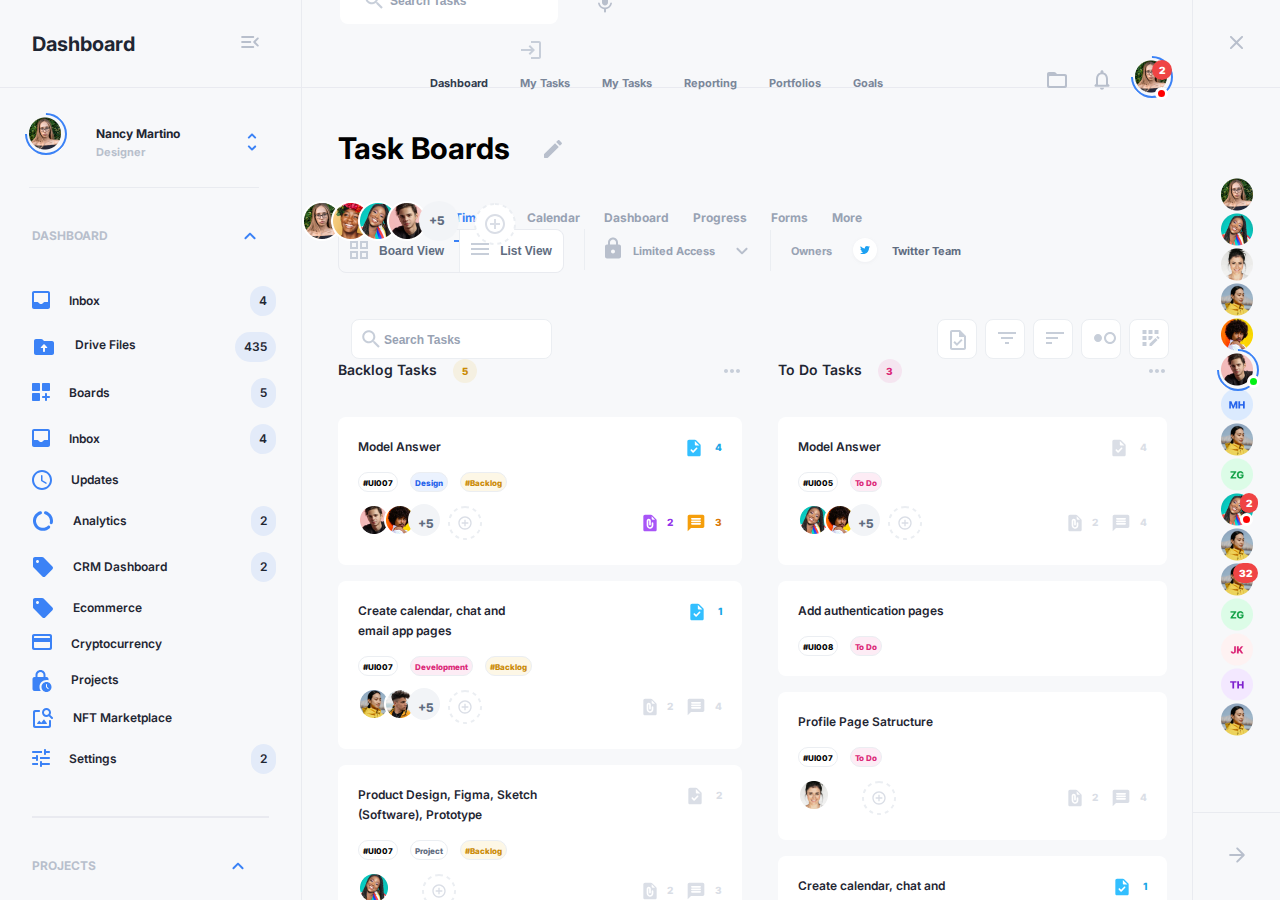
<file: index.html>
<!DOCTYPE html>
<html lang="en">
<head>
    <meta charset="UTF-8">
    <meta http-equiv="X-UA-Compatible" content="IE=edge">
    <meta name="viewport" content="width=device-width, initial-scale=1.0">
    <title>Dashboard</title>
    <link rel="stylesheet" href="./asset/style/reset.css">
    <link rel="preconnect" href="https://fonts.googleapis.com">
    <link rel="preconnect" href="https://fonts.gstatic.com" crossorigin>
    <link href="https://fonts.googleapis.com/css2?family=Inter:wght@600;700;800;900&display=swap" rel="stylesheet">
    <link rel="stylesheet" href="./asset/style/style.css">
</head>
<body>
    <div class="container">
        <header class="dashboard-header">
            <div class="dashboard-side-bar">
                <h2>Dashboard</h2>
                <button>
                    <svg width="18" height="12" viewBox="0 0 18 12" fill="none" xmlns="http://www.w3.org/2000/svg">
                        <path d="M1.20374 12H12.2037C12.7537 12 13.2037 11.55 13.2037 11C13.2037 10.45 12.7537 10 12.2037 10H1.20374C0.653735 10 0.203735 10.45 0.203735 11C0.203735 11.55 0.653735 12 1.20374 12ZM1.20374 7H9.20374C9.75374 7 10.2037 6.55 10.2037 6C10.2037 5.45 9.75374 5 9.20374 5H1.20374C0.653735 5 0.203735 5.45 0.203735 6C0.203735 6.55 0.653735 7 1.20374 7ZM0.203735 1C0.203735 1.55 0.653735 2 1.20374 2H12.2037C12.7537 2 13.2037 1.55 13.2037 1C13.2037 0.45 12.7537 0 12.2037 0H1.20374C0.653735 0 0.203735 0.45 0.203735 1ZM17.5037 8.88L14.6237 6L17.5037 3.12C17.8937 2.73 17.8937 2.1 17.5037 1.71C17.1137 1.32 16.4837 1.32 16.0937 1.71L12.5037 5.3C12.1137 5.69 12.1137 6.32 12.5037 6.71L16.0937 10.3C16.4837 10.69 17.1137 10.69 17.5037 10.3C17.8837 9.91 17.8937 9.27 17.5037 8.88Z" fill="#B8BFCC"/>
                        </svg>                    
                </button>
                    
            </div>
            <div class="close-button">
                <button >
                    <svg width="14" height="15" viewBox="0 0 14 15" fill="none" xmlns="http://www.w3.org/2000/svg">
                    <path d="M13.3 1.20997C12.91 0.819971 12.28 0.819971 11.89 1.20997L6.99997 6.08997L2.10997 1.19997C1.71997 0.809971 1.08997 0.809971 0.699971 1.19997C0.309971 1.58997 0.309971 2.21997 0.699971 2.60997L5.58997 7.49997L0.699971 12.39C0.309971 12.78 0.309971 13.41 0.699971 13.8C1.08997 14.19 1.71997 14.19 2.10997 13.8L6.99997 8.90997L11.89 13.8C12.28 14.19 12.91 14.19 13.3 13.8C13.69 13.41 13.69 12.78 13.3 12.39L8.40997 7.49997L13.3 2.60997C13.68 2.22997 13.68 1.58997 13.3 1.20997Z" fill="#B8BFCC"/>
                    </svg>
                </button>
            </div>
            <div class="header-middle-section">
                <div class="search-mic">
                    <div class="header-search">
                        <!-- <button class="search-button">
                            <svg width="18" height="18" viewBox="0 0 18 18" fill="none" xmlns="http://www.w3.org/2000/svg">
                                <path d="M12.755 11.255H11.965L11.685 10.985C12.665 9.845 13.255 8.365 13.255 6.755C13.255 3.165 10.345 0.255005 6.755 0.255005C3.165 0.255005 0.255005 3.165 0.255005 6.755C0.255005 10.345 3.165 13.255 6.755 13.255C8.365 13.255 9.845 12.665 10.985 11.685L11.255 11.965V12.755L16.255 17.745L17.745 16.255L12.755 11.255ZM6.755 11.255C4.26501 11.255 2.255 9.245 2.255 6.755C2.255 4.26501 4.26501 2.255 6.755 2.255C9.245 2.255 11.255 4.26501 11.255 6.755C11.255 9.245 9.245 11.255 6.755 11.255Z" fill="#C7CED9"/>
                            </svg>
    
                        </button > -->
                        <input class="search-button" type="search" name="header-search" id="header-search" placeholder="Search Tasks">
                        <button class="goto-button">
                            <svg width="20" height="18" viewBox="0 0 20 18" fill="none" xmlns="http://www.w3.org/2000/svg">
                                <path d="M9 4L7.6 5.4L10.2 8H0V10H10.2L7.6 12.6L9 14L14 9L9 4ZM18 16H10V18H18C19.1 18 20 17.1 20 16V2C20 0.9 19.1 0 18 0H10V2H18V16Z" fill="#C7CED9"/>
                            </svg>
                        </button>
                        
    
                    </div>
                    <button class="mic-button">
                        <svg width="14" height="20" viewBox="0 0 14 20" fill="none" xmlns="http://www.w3.org/2000/svg">
                            <path d="M7 12.5C8.66 12.5 9.99 11.16 9.99 9.5L10 3.5C10 1.84 8.66 0.5 7 0.5C5.34 0.5 4 1.84 4 3.5V9.5C4 11.16 5.34 12.5 7 12.5ZM13.08 9.5C12.66 9.5 12.31 9.8 12.25 10.21C11.88 12.82 9.53 14.6 7 14.6C4.47 14.6 2.12 12.83 1.75 10.21C1.69 9.8 1.33 9.5 0.919997 9.5C0.399997 9.5 -2.96533e-06 9.96 0.069997 10.47C0.529997 13.44 3.03 15.77 6 16.22V18.5C6 19.05 6.45 19.5 7 19.5C7.55 19.5 8 19.05 8 18.5V16.22C10.96 15.79 13.47 13.44 13.93 10.47C14 9.96 13.6 9.5 13.08 9.5Z" fill="#B8BFCC"/>
                        </svg>
                    </button>
                        
                        
                        
                </div>
                <nav class="header-nav">
                    <ul class="header-nav-items">
                        <li class="nav-links "><a class="active" href="#">Dashboard</a></li>
                        <li class="nav-links"><a href="#">My Tasks</a></li>
                        <li class="nav-links"><a href="#">My Tasks</a></li>
                        <li class="nav-links"><a href="#">Reporting</a></li>
                        <li class="nav-links"><a href="#">Portfolios</a></li>
                        <li class="nav-links"><a href="#">Goals</a></li>
                    </ul>
                </nav>
                <div class="user-controls">
                    <button class="my-files"><svg width="20" height="16" viewBox="0 0 20 16" fill="none" xmlns="http://www.w3.org/2000/svg">
                        <path d="M18 2H10L8.59 0.59C8.21 0.21 7.7 0 7.17 0H2C0.9 0 0.00999999 0.9 0.00999999 2L0 14C0 15.1 0.9 16 2 16H18C19.1 16 20 15.1 20 14V4C20 2.9 19.1 2 18 2ZM17 14H3C2.45 14 2 13.55 2 13V5C2 4.45 2.45 4 3 4H17C17.55 4 18 4.45 18 5V13C18 13.55 17.55 14 17 14Z" fill="#B8BFCC"/>
                        </svg>
                        </button>
                    <button class="bell-icon">
                        <svg width="16" height="20" viewBox="0 0 16 20" fill="none" xmlns="http://www.w3.org/2000/svg">
                            <path d="M15.2902 15.04L14.0002 13.75V8.75C14.0002 5.68 12.3602 3.11 9.50017 2.43V1.75C9.50017 0.92 8.83017 0.25 8.00017 0.25C7.17017 0.25 6.50017 0.92 6.50017 1.75V2.43C3.63017 3.11 2.00017 5.67 2.00017 8.75V13.75L0.710174 15.04C0.0801735 15.67 0.520173 16.75 1.41017 16.75H14.5802C15.4802 16.75 15.9202 15.67 15.2902 15.04ZM12.0002 14.75H4.00017V8.75C4.00017 6.27 5.51017 4.25 8.00017 4.25C10.4902 4.25 12.0002 6.27 12.0002 8.75V14.75ZM8.00017 19.75C9.10017 19.75 10.0002 18.85 10.0002 17.75H6.00017C6.00017 18.85 6.89017 19.75 8.00017 19.75Z" fill="#B8BFCC"/>
                            </svg>
                            
                    </button>
                    <a class="u-img-notification blue-semi-ciecle-border-active" href="#">
                        <span class="user-image">
                            <img src="./asset/images/rightsidebarimages/Avatar.png" alt="Nancy Martino">

                        </span>
                        <span class="semi-circle">
                            <span class="blue-active-semi-circle">
                
                            </span>
                            
                            
                        </span>
                        <span class="notification-badge">2</span>
                        <span class="status-indicator"></span>
                    </a>
                    
                </div>
            </div>
            
            
        </header>
        <div class="dashboard-section">
            <div class="left-side-bar">
            

                <div class="dashboard-content">
                    <div class="user-info">
                        <div class="user-name-img">
                            <span class="user-image">
                                <img src="./asset/images/rightsidebarimages/Avatar.png" alt="Nancy Martino">

                            </span>
                            <span class="semi-circle">
                                <span class="blue-active-semi-circle">
                    
                                </span>
                                
                                
                            </span>
                            <div class="u-details">
                                <p class="u-name">Nancy Martino</p>
                                <p class="u-designation">Designer</p>
    
                            </div>
                            
    
                        </div>
                        <button>
                            <svg width="10" height="18" viewBox="0 0 10 18" fill="none" xmlns="http://www.w3.org/2000/svg">
                                <path d="M5.00001 2.83L7.46001 5.29C7.85001 5.68 8.48001 5.68 8.87001 5.29C9.26001 4.9 9.26001 4.27 8.87001 3.88L5.70001 0.700001C5.31001 0.310001 4.68001 0.310001 4.29001 0.700001L1.12001 3.88C0.730015 4.27 0.730015 4.9 1.12001 5.29C1.51001 5.68 2.14001 5.68 2.53001 5.29L5.00001 2.83ZM5.00001 15.17L2.54001 12.71C2.15001 12.32 1.52001 12.32 1.13001 12.71C0.740015 13.1 0.740015 13.73 1.13001 14.12L4.30001 17.3C4.69001 17.69 5.32001 17.69 5.71001 17.3L8.88001 14.13C9.27001 13.74 9.27001 13.11 8.88001 12.72C8.49001 12.33 7.86001 12.33 7.47002 12.72L5.00001 15.17Z" fill="#3B82F6"/>
                            </svg>
    
                        </button>
                            
                    </div>
                    <div class="left-navbar">
                        <div class="navbar">
                            <div class="title-upbtn">
                                <h2>DASHBOARD</h2>
                                <button>
                                    <svg width="12" height="8" viewBox="0 0 12 8" fill="none" xmlns="http://www.w3.org/2000/svg">
                                        <path d="M5.29498 0.999989L0.704976 5.58999C0.314976 5.97999 0.314976 6.60999 0.704976 6.99999C1.09498 7.38999 1.72498 7.38999 2.11498 6.99999L6.00498 3.11999L9.88498 6.99999C10.275 7.38999 10.905 7.38999 11.295 6.99999C11.685 6.60999 11.685 5.97999 11.295 5.58999L6.70498 0.999989C6.32498 0.609989 5.68498 0.609989 5.29498 0.999989Z" fill="#3B82F6"/>
                                    </svg>
        
                                </button>
                            </div>
                            <nav class="nav-wrapper">
                                <ul class="nav-items">
                                    <li class="nav-link">
                                        <a href="#">
                                            <svg width="18" height="18" viewBox="0 0 18 18" fill="none" xmlns="http://www.w3.org/2000/svg">
                                                <path d="M16 0H2C0.9 0 0 0.9 0 2V16C0 17.1 0.9 18 2 18H16C17.1 18 18 17.1 18 16V2C18 0.9 17.1 0 16 0ZM16 2V11H12.44C12.08 11 11.76 11.19 11.58 11.5C11.06 12.4 10.11 13 9 13C7.89 13 6.94 12.4 6.42 11.5C6.24 11.19 5.91 11 5.56 11H2V2H16Z" fill="#3B82F6"/>
                                            </svg>
                                            <span>Inbox</span>
                                        </a>
                                        <span class="counter">4</span>
                                    </li>
                                    <li class="nav-link">
                                        <a href="#">
                                            <svg width="24" height="24" viewBox="0 0 24 24" fill="none" xmlns="http://www.w3.org/2000/svg">
                                                <path d="M20 6H12L10.59 4.59C10.21 4.21 9.7 4 9.17 4H4C2.9 4 2.01 4.9 2.01 6L2 18C2 19.1 2.9 20 4 20H20C21.1 20 22 19.1 22 18V8C22 6.9 21.1 6 20 6ZM13 13V16C13 16.55 12.55 17 12 17C11.45 17 11 16.55 11 16V13H9.21C8.76 13 8.54 12.46 8.86 12.15L11.66 9.36C11.86 9.16 12.17 9.17 12.37 9.36L15.16 12.15C15.46 12.46 15.24 13 14.8 13H13Z" fill="#3B82F6"/>
                                            </svg>
                                            <span>Drive Files</span>
                                        </a>
                                        <span class="counter">435</span>
                                    </li>
                                    <li class="nav-link">
                                        <a href="#">
                                            <svg width="18" height="18" viewBox="0 0 18 18" fill="none" xmlns="http://www.w3.org/2000/svg">
                                                <path d="M1 0H7C7.55 0 8 0.45 8 1V7C8 7.55 7.55 8 7 8H1C0.45 8 0 7.55 0 7V1C0 0.45 0.45 0 1 0ZM11 0H17C17.55 0 18 0.45 18 1V7C18 7.55 17.55 8 17 8H11C10.45 8 10 7.55 10 7V1C10 0.45 10.45 0 11 0ZM1 10H7C7.55 10 8 10.45 8 11V17C8 17.55 7.55 18 7 18H1C0.45 18 0 17.55 0 17V11C0 10.45 0.45 10 1 10ZM14 10C13.45 10 13 10.45 13 11V13H11C10.45 13 10 13.45 10 14C10 14.55 10.45 15 11 15H13V17C13 17.55 13.45 18 14 18C14.55 18 15 17.55 15 17V15H17C17.55 15 18 14.55 18 14C18 13.45 17.55 13 17 13H15V11C15 10.45 14.55 10 14 10Z" fill="#3B82F6"/>
                                                </svg>
                                            <span>Boards</span>
                                        </a>
                                        <span class="counter">5</span>
                                    </li>
                                    <li class="nav-link">
                                        <a href="#">
                                            <svg width="18" height="18" viewBox="0 0 18 18" fill="none" xmlns="http://www.w3.org/2000/svg">
                                                <path d="M16 0H2C0.9 0 0 0.9 0 2V16C0 17.1 0.9 18 2 18H16C17.1 18 18 17.1 18 16V2C18 0.9 17.1 0 16 0ZM16 2V11H12.44C12.08 11 11.76 11.19 11.58 11.5C11.06 12.4 10.11 13 9 13C7.89 13 6.94 12.4 6.42 11.5C6.24 11.19 5.91 11 5.56 11H2V2H16Z" fill="#3B82F6"/>
                                            </svg>
                                            <span>Inbox</span>
                                        </a>
                                        <span class="counter">4</span>
                                    </li>
                                    <li class="nav-link">
                                        <a href="#">
                                            <svg width="20" height="20" viewBox="0 0 20 20" fill="none" xmlns="http://www.w3.org/2000/svg">
                                                <path d="M9.99 0C4.47 0 0 4.48 0 10C0 15.52 4.47 20 9.99 20C15.52 20 20 15.52 20 10C20 4.48 15.52 0 9.99 0ZM10 18C5.58 18 2 14.42 2 10C2 5.58 5.58 2 10 2C14.42 2 18 5.58 18 10C18 14.42 14.42 18 10 18ZM9.78 5H9.72C9.32 5 9 5.32 9 5.72V10.44C9 10.79 9.18 11.12 9.49 11.3L13.64 13.79C13.98 13.99 14.42 13.89 14.62 13.55C14.83 13.21 14.72 12.76 14.37 12.56L10.5 10.26V5.72C10.5 5.32 10.18 5 9.78 5Z" fill="#3B82F6"/>
                                                </svg>
                                            <span>Updates</span>
                                        </a>
                                        
                                    </li>
                                    <li class="nav-link">
                                        <a href="#">
                                            <svg width="22" height="20" viewBox="0 0 22 20" fill="none" xmlns="http://www.w3.org/2000/svg">
                                                <path d="M12.0012 1.69058V1.71058C12.0012 2.38058 12.4512 2.94058 13.0812 3.14058C15.9312 4.03058 18.0012 6.68058 18.0012 9.82058C18.0012 10.3406 17.9412 10.8306 17.8312 11.3106C17.6912 11.9506 17.9512 12.6106 18.5212 12.9506L18.5312 12.9606C19.3912 13.4606 20.5112 13.0106 20.7412 12.0506C20.9112 11.3306 21.0012 10.5806 21.0012 9.82058C21.0012 5.32058 18.0212 1.50058 13.9212 0.250583C12.9712 -0.0394167 12.0012 0.690583 12.0012 1.69058ZM9.9412 16.7406C6.9512 16.3106 4.5212 13.8806 4.0812 10.9006C3.5412 7.30058 5.7412 4.13058 8.9112 3.14058C9.5512 2.95058 10.0012 2.38058 10.0012 1.71058V1.69058C10.0012 0.690583 9.0312 -0.0394167 8.0712 0.250583C3.56119 1.63058 0.411195 6.11058 1.0912 11.2106C1.6812 15.5906 5.2212 19.1306 9.6012 19.7206C12.7412 20.1406 15.6412 19.1106 17.7312 17.1906C18.4712 16.5106 18.3412 15.3006 17.4712 14.8006C16.8912 14.4606 16.1712 14.5706 15.6712 15.0206C14.2012 16.3606 12.1612 17.0706 9.9412 16.7406Z" fill="#3B82F6"/>
                                                </svg>
                                                
                                            <span>Analytics</span>
                                        </a>
                                        <span class="counter">2</span>
                                    </li>
                                    <li class="nav-link">
                                        <a href="#">
                                            <svg width="22" height="20" viewBox="0 0 22 20" fill="none" xmlns="http://www.w3.org/2000/svg">
                                                <path d="M20.4081 9.4125L11.5781 0.582502C11.2081 0.212502 10.6981 0.00250244 10.1681 0.00250244H2.99811C1.89811 0.00250244 0.998108 0.902502 0.998108 2.0025V9.1725C0.998108 9.7025 1.20811 10.2125 1.58811 10.5825L10.4181 19.4125C11.1981 20.1925 12.4681 20.1925 13.2481 19.4125L20.4181 12.2425C21.1981 11.4625 21.1981 10.2025 20.4081 9.4125ZM5.49811 6.0025C4.66811 6.0025 3.99811 5.3325 3.99811 4.5025C3.99811 3.6725 4.66811 3.0025 5.49811 3.0025C6.32811 3.0025 6.99811 3.6725 6.99811 4.5025C6.99811 5.3325 6.32811 6.0025 5.49811 6.0025Z" fill="#3B82F6"/>
                                                </svg>
                                                
                                            <span>CRM Dashboard</span>
    
                                        </a>
                                        <span class="counter">2</span>
                                    </li>
                                    <li class="nav-link">
                                        <a href="#">
                                            <svg width="22" height="20" viewBox="0 0 22 20" fill="none" xmlns="http://www.w3.org/2000/svg">
                                                <path d="M20.4081 9.4125L11.5781 0.582502C11.2081 0.212502 10.6981 0.00250244 10.1681 0.00250244H2.99811C1.89811 0.00250244 0.998108 0.902502 0.998108 2.0025V9.1725C0.998108 9.7025 1.20811 10.2125 1.58811 10.5825L10.4181 19.4125C11.1981 20.1925 12.4681 20.1925 13.2481 19.4125L20.4181 12.2425C21.1981 11.4625 21.1981 10.2025 20.4081 9.4125ZM5.49811 6.0025C4.66811 6.0025 3.99811 5.3325 3.99811 4.5025C3.99811 3.6725 4.66811 3.0025 5.49811 3.0025C6.32811 3.0025 6.99811 3.6725 6.99811 4.5025C6.99811 5.3325 6.32811 6.0025 5.49811 6.0025Z" fill="#3B82F6"/>
                                                </svg>
                                                
                                            <span>Ecommerce</span>
                                        </a>
                                    </li>
                                    <li class="nav-link">
                                        <a href="#">
                                            <svg width="20" height="16" viewBox="0 0 20 16" fill="none" xmlns="http://www.w3.org/2000/svg">
                                                <path d="M18 0H2C0.89 0 0.00999999 0.89 0.00999999 2L0 14C0 15.11 0.89 16 2 16H18C19.11 16 20 15.11 20 14V2C20 0.89 19.11 0 18 0ZM17 14H3C2.45 14 2 13.55 2 13V8H18V13C18 13.55 17.55 14 17 14ZM18 4H2V3C2 2.45 2.45 2 3 2H17C17.55 2 18 2.45 18 3V4Z" fill="#3B82F6"/>
                                                </svg>
                                                
                                            <span>Cryptocurrency</span>
                                        </a>
                                        
                                    </li>
                                    <li class="nav-link">
                                        <a href="#">
                                            <svg width="20" height="22" viewBox="0 0 20 22" fill="none" xmlns="http://www.w3.org/2000/svg">
                                                <path d="M14.5 10C15.2 10 15.87 10.1 16.5 10.29V9C16.5 7.9 15.6 7 14.5 7H13.5V5C13.5 2.24 11.26 0 8.5 0C5.74 0 3.5 2.24 3.5 5V7H2.5C1.4 7 0.5 7.9 0.5 9V19C0.5 20.1 1.4 21 2.5 21H8.76C7.97 19.87 7.5 18.49 7.5 17C7.5 13.13 10.63 10 14.5 10ZM5.5 5C5.5 3.34 6.84 2 8.5 2C10.16 2 11.5 3.34 11.5 5V7H5.5V5Z" fill="#3B82F6"/>
                                                <path d="M14.5 12C11.74 12 9.5 14.24 9.5 17C9.5 19.76 11.74 22 14.5 22C17.26 22 19.5 19.76 19.5 17C19.5 14.24 17.26 12 14.5 12ZM16.5 19C16.3 19.2 15.99 19.2 15.79 19L14.14 17.35C14.05 17.26 13.99 17.13 13.99 17V14.5C13.99 14.22 14.21 14 14.49 14C14.77 14 14.99 14.22 14.99 14.5V16.79L16.49 18.29C16.7 18.49 16.7 18.8 16.5 19Z" fill="#3B82F6"/>
                                                </svg>
                                                
                                            <span>Projects</span>
                                        </a>
                                        
                                    </li>
                                    <li class="nav-link"> 
                                        <a href="#">
    
                                        
                                            <svg width="22" height="20" viewBox="0 0 22 20" fill="none" xmlns="http://www.w3.org/2000/svg">
                                                <path d="M16.9988 12.9992V16.9992C16.9988 17.5492 16.5488 17.9992 15.9988 17.9992H3.99878C3.44878 17.9992 2.99878 17.5492 2.99878 16.9992V4.99924C2.99878 4.44924 3.44878 3.99924 3.99878 3.99924H7.01878C7.56878 3.99924 8.01878 3.54924 8.01878 2.99924C8.01878 2.44924 7.56878 1.99924 7.01878 1.99924H2.99878C1.89878 1.99924 0.998779 2.89924 0.998779 3.99924V17.9992C0.998779 19.0992 1.89878 19.9992 2.99878 19.9992H16.9988C18.0988 19.9992 18.9988 19.0992 18.9988 17.9992V12.9992C18.9988 12.4492 18.5488 11.9992 17.9988 11.9992C17.4488 11.9992 16.9988 12.4492 16.9988 12.9992ZM14.4988 15.9992H5.51878C5.09878 15.9992 4.86878 15.5192 5.12878 15.1892L6.86878 12.9592C7.06878 12.7092 7.44878 12.6992 7.64878 12.9492L9.20878 14.8292L11.5588 11.8092C11.7588 11.5492 12.1588 11.5492 12.3488 11.8192L14.8988 15.2092C15.1488 15.5292 14.9088 15.9992 14.4988 15.9992ZM18.2988 6.88924C18.7788 6.11924 19.0488 5.21924 18.9888 4.22924C18.8588 2.07924 17.1488 0.259237 15.0188 0.0292367C12.2988 -0.270763 9.99878 1.83924 9.99878 4.49924C9.99878 6.98924 12.0088 8.99924 14.4888 8.99924C15.3688 8.99924 16.1888 8.73924 16.8788 8.29924L19.2888 10.7092C19.6788 11.0992 20.3188 11.0992 20.7088 10.7092C21.0988 10.3192 21.0988 9.67924 20.7088 9.28924L18.2988 6.88924ZM14.4988 6.99924C13.1188 6.99924 11.9988 5.87924 11.9988 4.49924C11.9988 3.11924 13.1188 1.99924 14.4988 1.99924C15.8788 1.99924 16.9988 3.11924 16.9988 4.49924C16.9988 5.87924 15.8788 6.99924 14.4988 6.99924Z" fill="#3B82F6"/>
                                                </svg>
                                                
                                            <span>NFT Marketplace</span>
                                        </a>
                                        
                                    </li>
                                    <li class="nav-link">
                                        <a href="#">
                                            <svg width="18" height="18" viewBox="0 0 18 18" fill="none" xmlns="http://www.w3.org/2000/svg">
                                                <path d="M0 15C0 15.55 0.45 16 1 16H6V14H1C0.45 14 0 14.45 0 15ZM0 3C0 3.55 0.45 4 1 4H10V2H1C0.45 2 0 2.45 0 3ZM10 17V16H17C17.55 16 18 15.55 18 15C18 14.45 17.55 14 17 14H10V13C10 12.45 9.55 12 9 12C8.45 12 8 12.45 8 13V17C8 17.55 8.45 18 9 18C9.55 18 10 17.55 10 17ZM4 7V8H1C0.45 8 0 8.45 0 9C0 9.55 0.45 10 1 10H4V11C4 11.55 4.45 12 5 12C5.55 12 6 11.55 6 11V7C6 6.45 5.55 6 5 6C4.45 6 4 6.45 4 7ZM18 9C18 8.45 17.55 8 17 8H8V10H17C17.55 10 18 9.55 18 9ZM13 6C13.55 6 14 5.55 14 5V4H17C17.55 4 18 3.55 18 3C18 2.45 17.55 2 17 2H14V1C14 0.45 13.55 0 13 0C12.45 0 12 0.45 12 1V5C12 5.55 12.45 6 13 6Z" fill="#3B82F6"/>
                                                </svg>
                                                
                                                
                                            <span>Settings</span>
                                        </a>
                                        <span class="counter">2</span>
                                    </li>
                                </ul>
                                
                            </nav>
                            
                        </div>
                        <div class="horizontal-line">
        
                        </div>
                        <div class="projects-bar">
                            <div class="title-upbtn">
                                <h2>PROJECTS</h2>
                                <button>
                                    <svg width="12" height="8" viewBox="0 0 12 8" fill="none" xmlns="http://www.w3.org/2000/svg">
                                        <path d="M5.29498 0.999989L0.704976 5.58999C0.314976 5.97999 0.314976 6.60999 0.704976 6.99999C1.09498 7.38999 1.72498 7.38999 2.11498 6.99999L6.00498 3.11999L9.88498 6.99999C10.275 7.38999 10.905 7.38999 11.295 6.99999C11.685 6.60999 11.685 5.97999 11.295 5.58999L6.70498 0.999989C6.32498 0.609989 5.68498 0.609989 5.29498 0.999989Z" fill="#3B82F6"/>
                                    </svg>
            
                                </button>
            
                            </div>
                            <div class="project-wrapper">
                                <div class="project-menu-items">
                                    <div class="projects-link">
                                        <svg width="16" height="16" viewBox="0 0 16 16" fill="none" xmlns="http://www.w3.org/2000/svg">
                                            <path d="M16 5C16 4.45 15.55 4 15 4H12V1C12 0.45 11.55 0 11 0C10.45 0 10 0.45 10 1V4H6V1C6 0.45 5.55 0 5 0C4.45 0 4 0.45 4 1V4H1C0.45 4 0 4.45 0 5C0 5.55 0.45 6 1 6H4V10H1C0.45 10 0 10.45 0 11C0 11.55 0.45 12 1 12H4V15C4 15.55 4.45 16 5 16C5.55 16 6 15.55 6 15V12H10V15C10 15.55 10.45 16 11 16C11.55 16 12 15.55 12 15V12H15C15.55 12 16 11.55 16 11C16 10.45 15.55 10 15 10H12V6H15C15.55 6 16 5.55 16 5ZM10 10H6V6H10V10Z" fill="#3B82F6"/>
                                            </svg>
                                        <span>Additional Calendar</span>
            
                                    </div>
                                    <span class="counter">6</span>
                                        
                                </div>
                                <div class="project-menu-items">
                                    <div class="projects-link">
                                        <svg width="16" height="16" viewBox="0 0 16 16" fill="none" xmlns="http://www.w3.org/2000/svg">
                                            <path d="M16 5C16 4.45 15.55 4 15 4H12V1C12 0.45 11.55 0 11 0C10.45 0 10 0.45 10 1V4H6V1C6 0.45 5.55 0 5 0C4.45 0 4 0.45 4 1V4H1C0.45 4 0 4.45 0 5C0 5.55 0.45 6 1 6H4V10H1C0.45 10 0 10.45 0 11C0 11.55 0.45 12 1 12H4V15C4 15.55 4.45 16 5 16C5.55 16 6 15.55 6 15V12H10V15C10 15.55 10.45 16 11 16C11.55 16 12 15.55 12 15V12H15C15.55 12 16 11.55 16 11C16 10.45 15.55 10 15 10H12V6H15C15.55 6 16 5.55 16 5ZM10 10H6V6H10V10Z" fill="#3B82F6"/>
                                            </svg>
                                        <span>Brand Logo Design</span>
            
                                    </div>
                                    <span class="counter">11</span>
                                        
                                </div>
                                <div class="project-menu-items">
                                    <div class="projects-link">
                                        <svg width="16" height="16" viewBox="0 0 16 16" fill="none" xmlns="http://www.w3.org/2000/svg">
                                            <path d="M16 5C16 4.45 15.55 4 15 4H12V1C12 0.45 11.55 0 11 0C10.45 0 10 0.45 10 1V4H6V1C6 0.45 5.55 0 5 0C4.45 0 4 0.45 4 1V4H1C0.45 4 0 4.45 0 5C0 5.55 0.45 6 1 6H4V10H1C0.45 10 0 10.45 0 11C0 11.55 0.45 12 1 12H4V15C4 15.55 4.45 16 5 16C5.55 16 6 15.55 6 15V12H10V15C10 15.55 10.45 16 11 16C11.55 16 12 15.55 12 15V12H15C15.55 12 16 11.55 16 11C16 10.45 15.55 10 15 10H12V6H15C15.55 6 16 5.55 16 5ZM10 10H6V6H10V10Z" fill="#3B82F6"/>
                                            </svg>
                                        <span>User Research</span>
            
                                    </div>
                                    
                                        
                                </div>
                                <div class="project-menu-items">
                                    <div class="projects-link">
                                        <svg width="16" height="16" viewBox="0 0 16 16" fill="none" xmlns="http://www.w3.org/2000/svg">
                                            <path d="M16 5C16 4.45 15.55 4 15 4H12V1C12 0.45 11.55 0 11 0C10.45 0 10 0.45 10 1V4H6V1C6 0.45 5.55 0 5 0C4.45 0 4 0.45 4 1V4H1C0.45 4 0 4.45 0 5C0 5.55 0.45 6 1 6H4V10H1C0.45 10 0 10.45 0 11C0 11.55 0.45 12 1 12H4V15C4 15.55 4.45 16 5 16C5.55 16 6 15.55 6 15V12H10V15C10 15.55 10.45 16 11 16C11.55 16 12 15.55 12 15V12H15C15.55 12 16 11.55 16 11C16 10.45 15.55 10 15 10H12V6H15C15.55 6 16 5.55 16 5ZM10 10H6V6H10V10Z" fill="#3B82F6"/>
                                            </svg>
                                        <span>Marketing Sales</span>
            
                                    </div>
                                    <span class="counter">23</span>
                                        
                                </div>
                                <div class="project-menu-items">
                                    <div class="projects-link">
                                        <svg width="16" height="16" viewBox="0 0 16 16" fill="none" xmlns="http://www.w3.org/2000/svg">
                                            <path d="M16 5C16 4.45 15.55 4 15 4H12V1C12 0.45 11.55 0 11 0C10.45 0 10 0.45 10 1V4H6V1C6 0.45 5.55 0 5 0C4.45 0 4 0.45 4 1V4H1C0.45 4 0 4.45 0 5C0 5.55 0.45 6 1 6H4V10H1C0.45 10 0 10.45 0 11C0 11.55 0.45 12 1 12H4V15C4 15.55 4.45 16 5 16C5.55 16 6 15.55 6 15V12H10V15C10 15.55 10.45 16 11 16C11.55 16 12 15.55 12 15V12H15C15.55 12 16 11.55 16 11C16 10.45 15.55 10 15 10H12V6H15C15.55 6 16 5.55 16 5ZM10 10H6V6H10V10Z" fill="#3B82F6"/>
                                            </svg>
                                        <span>New Project Template</span>
            
                                    </div>
                                    <span class="counter">2</span>
                                        
                                </div>
                                <div class="project-menu-items">
                                    <div class="projects-link">
                                        <svg width="20" height="20" viewBox="0 0 20 20" fill="none" xmlns="http://www.w3.org/2000/svg">
                                            <path d="M10 0C4.48 0 0 4.48 0 10C0 15.52 4.48 20 10 20C15.52 20 20 15.52 20 10C20 4.48 15.52 0 10 0ZM14 11H11V14C11 14.55 10.55 15 10 15C9.45 15 9 14.55 9 14V11H6C5.45 11 5 10.55 5 10C5 9.45 5.45 9 6 9H9V6C9 5.45 9.45 5 10 5C10.55 5 11 5.45 11 6V9H14C14.55 9 15 9.45 15 10C15 10.55 14.55 11 14 11Z" fill="#3B82F6"/>
                                            </svg>
                                            
                                        <button><span>New Project Template</span></button>
            
                                    </div>
                                    
                                        
                                </div>
                            </div>
                            
                            
                        </div>
                        <div class="horizontal-line mg-bottom"></div>

                    </div>
                    
                </div>
                
            </div>
            
            
            <div class="right-side-bar">
                <div class="users">
                    <div class="users-link">
                        <a class="user-image-link" href="#">
                            <span class="u-avatar">
                                <img src="./asset/images/rightsidebarimages/Avatar.png" alt="user">

                            </span>
                        </a>
                        <a class="user-image-link" href="#">
                            <span class="u-avatar">
                                <img src="./asset/images/rightsidebarimages/Avatar5.png" alt="user">

                            </span>
                        </a>
                        <a class="user-image-link" href="#">
                            <span class="u-avatar">
                                <img src="./asset/images/rightsidebarimages/Avatar6.png" alt="user">

                            </span>
                        </a>
                        <a class="user-image-link" href="#">
                            <span class="u-avatar">
                                <img src="./asset/images/rightsidebarimages/Avatar7.png" alt="user">

                            </span>
                        </a>
                        <a class="user-image-link" href="#">
                            <span class="u-avatar">
                                <img src="./asset/images/rightsidebarimages/Avatar8.png" alt="user">

                            </span>
                        </a>
                        <a class="active-user user-image-link" href="#">
                            <span class="user-image">
                                <img src="./asset/images/rightsidebarimages/Avatar9.png" alt="Nancy Martino">
    
                            </span>
                            <span class="semi-circle">
                                <span class="blue-active-semi-circle">
                    
                                </span>
                                
                                
                            </span>
                            <span class="active-now"></span>
                        </a>
                        <a class="user-image-link" href="#">
                            <span class="u-avatar">
                                <img src="./asset/images/rightsidebarimages/Avatar10.png" alt="user">

                            </span>
                        </a>
                        <a class="user-image-link" href="#">
                            <span class="u-avatar">
                                <img src="./asset/images/rightsidebarimages/Avatar11.png" alt="user">

                            </span>
                        </a>
                        <a class="user-image-link" href="#">
                            <span class="u-avatar">
                                <img src="./asset/images/rightsidebarimages/Avatar12.png" alt="user">

                            </span>
                        </a>
                        <a class="active-user user-image-link" href="#">
                            <span class="u-avatar">
                                <img src="./asset/images/rightsidebarimages/Avatar13.png" alt="user">

                            </span>
                            <span class="user-notification-badge">2</span>
                            <span class="user-status-indicator"></span>
                        </a>
                        <a class="user-image-link" href="#">
                            <span class="u-avatar">
                                <img src="./asset/images/rightsidebarimages/Avatar14.png" alt="user">

                            </span>
                        </a>
                        <a class="active-user user-image-link" href="#">
                            <span class="u-avatar">
                                <img src="./asset/images/rightsidebarimages/Avatar15.png" alt="user">

                            </span>
                            <span class="user-notification-badge">32</span>
                        </a>
                        <a class="user-image-link" href="#">
                            <span class="u-avatar">
                                <img src="./asset/images/rightsidebarimages/Avatar16.png" alt="user">

                            </span>
                        </a>
                        <a class="user-image-link" href="#">
                            <span class="u-avatar">
                                <img src="./asset/images/rightsidebarimages/Avatar17.png" alt="user">

                            </span>
                        </a>
                        <a class="user-image-link" href="#">
                            <span class="u-avatar">
                                <img src="./asset/images/rightsidebarimages/Avatar18.png" alt="user">

                            </span>
                        </a>
                        <a class="user-image-link" href="#">
                            <span class="u-avatar">
                                <img src="./asset/images/rightsidebarimages/Avatar19.png" alt="user">

                            </span>
                        </a>
    
                    </div>

                </div>
                <div class="arrow">
                    <button>
                        <svg width="16" height="16" viewBox="0 0 16 16" fill="none" xmlns="http://www.w3.org/2000/svg">
                            <path d="M1.20874 8.99997H12.3787L7.49874 13.88C7.10874 14.27 7.10874 14.91 7.49874 15.3C7.88874 15.69 8.51874 15.69 8.90874 15.3L15.4987 8.70997C15.8887 8.31997 15.8887 7.68997 15.4987 7.29997L8.91874 0.699971C8.52874 0.309971 7.89874 0.309971 7.50874 0.699971C7.11874 1.08997 7.11874 1.71997 7.50874 2.10997L12.3787 6.99997H1.20874C0.65874 6.99997 0.20874 7.44997 0.20874 7.99997C0.20874 8.54997 0.65874 8.99997 1.20874 8.99997Z" fill="#B8BFCC"/>
                            </svg>

                    </button>
                        
                </div>
            </div>


            <div class="middle-content-bar">
                <div class="middle-section-top">
                    <div class="task-boards">
                        <h2>Task Boards</h2>
                        <button>
                            <svg width="20" height="20" viewBox="0 0 20 20" fill="none" xmlns="http://www.w3.org/2000/svg">
                                <path d="M0.998749 15.4612V18.5012C0.998749 18.7812 1.21875 19.0012 1.49875 19.0012H4.53875C4.66875 19.0012 4.79875 18.9513 4.88875 18.8512L15.8087 7.94125L12.0587 4.19125L1.14875 15.1012C1.04875 15.2012 0.998749 15.3212 0.998749 15.4612ZM18.7087 5.04125C19.0987 4.65125 19.0987 4.02125 18.7087 3.63125L16.3687 1.29125C15.9787 0.901249 15.3487 0.901249 14.9587 1.29125L13.1287 3.12125L16.8787 6.87125L18.7087 5.04125Z" fill="#B8BFCC"/>
                                </svg>
                                
                        </button>
                    </div>
                    <nav class="task-board-nav ">
                        <ul class="task-board-nav-items">
                            <li class="task-board-nav-items-links">
                                <a class="active-task-board-nav" href="#">
                                    Timeline
                                </a>
                            </li>
                            <li class="task-board-nav-items-links">
                                <a href="#">
                                    Calendar
                                </a>
                            </li>
                            <li class="task-board-nav-items-links">
                                <a href="#">
                                    Dashboard
                                </a>
                            </li>
                            <li class="task-board-nav-items-links">
                                <a href="#">
                                    Progress
                                </a>
                            </li>
                            <li class="task-board-nav-items-links">
                                <a href="#">
                                    Forms
                                </a>
                            </li>
                            <li class="task-board-nav-items-links">
                                <a href="#">
                                    More
                                </a>
                            </li>

                        </ul>
                    </nav>
                  
                    <div class="task-board-user-info">
                        <a class="user-image-link" href="#">
                            <span class="u-avatar">
                                <img src="./asset/images/task-board-icons/Avatar1.png" alt="user">

                            </span>
                        </a>
                        <a class="user-image-link" href="#">
                            <span class="u-avatar">
                                <img src="./asset/images/task-board-icons/Avatar2.png" alt="user">

                            </span>    
                        </a>
                        <a class="user-image-link" href="#">
                            <span class="u-avatar">
                                <img src="./asset/images/task-board-icons/Avatar3.png" alt="user"></a>

                            </span>
                        <a class="user-image-link" href="#">
                            <span class="u-avatar">
                                <img src="./asset/images/task-board-icons/Avatar4.png" alt="user"></a>

                            </span>
                        <a href="#"><span class="task-board-user-info-more">+5</span></a>
                        <button class="task-board-user-info-add">
                                <svg width="42" height="42" viewBox="0 0 42 42" fill="none" xmlns="http://www.w3.org/2000/svg">
                                    <rect x="1" y="1" width="40" height="40" rx="20" fill="white"/>
                                    <path d="M22 16H20V20H16V22H20V26H22V22H26V20H22V16ZM21 11C15.48 11 11 15.48 11 21C11 26.52 15.48 31 21 31C26.52 31 31 26.52 31 21C31 15.48 26.52 11 21 11ZM21 29C16.59 29 13 25.41 13 21C13 16.59 16.59 13 21 13C25.41 13 29 16.59 29 21C29 25.41 25.41 29 21 29Z" fill="#DADEE6"/>
                                    <rect x="1" y="1" width="40" height="40" rx="20" stroke="#EBEEF2" stroke-width="2" stroke-dasharray="4 4"/>
                                    </svg>
                                    
                        </button>
                    </div>

                   

                </div>
                <div class="dashboard-control-panel">
                    <div class="view-style">
                        <div class="view">
                            <button class="board-view">
                                <svg width="18" height="18" viewBox="0 0 18 18" fill="none" xmlns="http://www.w3.org/2000/svg">
                                    <path d="M0 0V8H8V0H0ZM6 6H2V2H6V6ZM0 10V18H8V10H0ZM6 16H2V12H6V16ZM10 0V8H18V0H10ZM16 6H12V2H16V6ZM10 10V18H18V10H10ZM16 16H12V12H16V16Z" fill="#C7CED9"/>
                                </svg>
                                Board View
                                    
                            </button>
                            <button class="list-view view-button-active">
                                <svg width="18" height="12" viewBox="0 0 18 12" fill="none" xmlns="http://www.w3.org/2000/svg">
                                    <path d="M0 12H18V10H0V12ZM0 7H18V5H0V7ZM0 0V2H18V0H0Z" fill="#C7CED9"/>
                                </svg>
                                    
                                List View
                                    
                            </button>
                            
                        </div>
                        <div class="access-type">
                            <span class="v-line1"></span>
                            <div class="access">
                            
                                <svg class="u-access" width="16" height="22" viewBox="0 0 16 22" fill="none" xmlns="http://www.w3.org/2000/svg">
                                    <path d="M14 7.5H13V5.5C13 2.74 10.76 0.5 8 0.5C5.24 0.5 3 2.74 3 5.5V7.5H2C0.9 7.5 0 8.4 0 9.5V19.5C0 20.6 0.9 21.5 2 21.5H14C15.1 21.5 16 20.6 16 19.5V9.5C16 8.4 15.1 7.5 14 7.5ZM8 16.5C6.9 16.5 6 15.6 6 14.5C6 13.4 6.9 12.5 8 12.5C9.1 12.5 10 13.4 10 14.5C10 15.6 9.1 16.5 8 16.5ZM5 7.5V5.5C5 3.84 6.34 2.5 8 2.5C9.66 2.5 11 3.84 11 5.5V7.5H5Z" fill="#B8BFCC"/>
                                </svg>
                                <span>Limited Access</span>
                                <button>
                                    <svg width="12" height="8" viewBox="0 0 12 8" fill="none" xmlns="http://www.w3.org/2000/svg">
                                        <path d="M2.125 0.999989L6.005 4.87999L9.885 0.999989C10.275 0.609989 10.905 0.609989 11.295 0.999989C11.685 1.38999 11.685 2.01999 11.295 2.40999L6.705 6.99999C6.315 7.38999 5.685 7.38999 5.295 6.99999L0.705 2.40999C0.315 2.01999 0.315 1.38999 0.705 0.999989C1.095 0.619989 1.735 0.609989 2.125 0.999989Z" fill="#B8BFCC"/>
                                    </svg>
                                        
                                </button>
                                
                            </div>
                        </div>
    
                        <div class="social-links">
                            <span class="v-line2"></span>
                            <a class="owner" href="#">Owners</a>
                            <a class="twitter-image" href="#">
                                <svg width="30" height="30" viewBox="0 0 30 30" fill="none" xmlns="http://www.w3.org/2000/svg">
                                    <g filter="url(#filter0_d_3107_1258)">
                                    <rect x="3" y="2" width="24" height="24" rx="12" fill="white"/>
                                    <path d="M20 10.8986C19.6322 11.0616 19.2372 11.1717 18.8219 11.2215C19.2456 10.9678 19.5706 10.5652 19.7239 10.0861C19.3275 10.3213 18.8884 10.4921 18.4211 10.5837C18.0468 10.1856 17.5139 9.93634 16.9237 9.93634C15.791 9.93634 14.8723 10.855 14.8723 11.9887C14.8723 12.1458 14.8901 12.3024 14.9251 12.4555C13.2194 12.3696 11.7084 11.5526 10.6963 10.3116C10.5201 10.6154 10.4188 10.9678 10.4188 11.343C10.4188 12.0547 10.7813 12.6832 11.3314 13.0509C11.0056 13.0406 10.687 12.9525 10.4021 12.7942V12.8206C10.4021 13.8146 11.109 14.6439 12.0479 14.8324C11.8717 14.8799 11.69 14.9039 11.5075 14.9037C11.3779 14.9038 11.2486 14.8918 11.1213 14.8676C11.3825 15.6824 12.14 16.2761 13.038 16.2919C12.3355 16.8424 11.4507 17.1705 10.4897 17.1705C10.3241 17.1705 10.1607 17.1608 10 17.1419C10.9081 17.7246 11.9863 18.0637 13.1445 18.0637C16.9189 18.0637 18.9822 14.9376 18.9822 12.2265C18.9822 12.1384 18.98 12.0494 18.976 11.9613C19.3768 11.6715 19.7247 11.3109 19.9991 10.9L20 10.8986Z" fill="#1DA1F2"/>
                                    </g>
                                    <defs>
                                    <filter id="filter0_d_3107_1258" x="0" y="0" width="30" height="30" filterUnits="userSpaceOnUse" color-interpolation-filters="sRGB">
                                    <feFlood flood-opacity="0" result="BackgroundImageFix"/>
                                    <feColorMatrix in="SourceAlpha" type="matrix" values="0 0 0 0 0 0 0 0 0 0 0 0 0 0 0 0 0 0 127 0" result="hardAlpha"/>
                                    <feOffset dy="1"/>
                                    <feGaussianBlur stdDeviation="1.5"/>
                                    <feColorMatrix type="matrix" values="0 0 0 0 0.376471 0 0 0 0 0.423529 0 0 0 0 0.501961 0 0 0 0.05 0"/>
                                    <feBlend mode="normal" in2="BackgroundImageFix" result="effect1_dropShadow_3107_1258"/>
                                    <feBlend mode="normal" in="SourceGraphic" in2="effect1_dropShadow_3107_1258" result="shape"/>
                                    </filter>
                                    </defs>
                                </svg>
                                    
                            </a>
                            <a class="twitter-team" href="#">Twitter Team</a>
    
                        </div>

                    </div>

                    <div class="dashboard-search-box">
                        <!-- <button>
                            <svg width="18" height="18" viewBox="0 0 18 18" fill="none" xmlns="http://www.w3.org/2000/svg">
                            <path d="M12.755 11.255H11.965L11.685 10.985C12.665 9.845 13.255 8.365 13.255 6.755C13.255 3.165 10.345 0.255005 6.755 0.255005C3.165 0.255005 0.255005 3.165 0.255005 6.755C0.255005 10.345 3.165 13.255 6.755 13.255C8.365 13.255 9.845 12.665 10.985 11.685L11.255 11.965V12.755L16.255 17.745L17.745 16.255L12.755 11.255ZM6.755 11.255C4.265 11.255 2.255 9.245 2.255 6.755C2.255 4.265 4.265 2.255 6.755 2.255C9.245 2.255 11.255 4.265 11.255 6.755C11.255 9.245 9.245 11.255 6.755 11.255Z" fill="#C7CED9"/>
                            </svg>
                        </button> -->
                        <input class="search-button" type="search" name="dash-search" id="dash-search" placeholder="Search Tasks">
                    </div>

                    <div class="task-boards-buttons">
                        <button class="icon-button">
                            <svg width="16" height="20" viewBox="0 0 16 20" fill="none" xmlns="http://www.w3.org/2000/svg">
                                <path d="M10 0H2C0.9 0 0.0100002 0.9 0.0100002 2L0 18C0 19.1 0.89 20 1.99 20H14C15.1 20 16 19.1 16 18V6L10 0ZM14 18H2V2H9V7H14V18ZM4.82 11.05L3.4 12.46L6.94 16L12.6 10.34L11.19 8.93L6.95 13.17L4.82 11.05Z" fill="#C7CED9"/>
                            </svg>
                                
                                
                        </button>
                        <button class="icon-button">
                            <svg width="18" height="12" viewBox="0 0 18 12" fill="none" xmlns="http://www.w3.org/2000/svg">
                                <path d="M7 12H11V10H7V12ZM0 0V2H18V0H0ZM3 7H15V5H3V7Z" fill="#C7CED9"/>
                            </svg>
                                
                                
                        </button>
                        <button class="icon-button">
                            <svg width="18" height="12" viewBox="0 0 18 12" fill="none" xmlns="http://www.w3.org/2000/svg">
                                <path d="M0 12H6V10H0V12ZM0 0V2H18V0H0ZM0 7H12V5H0V7Z" fill="#C7CED9"/>
                            </svg>
                                
                                
                        </button>
                        <button class="icon-button">
                            <svg width="22" height="12" viewBox="0 0 22 12" fill="none" xmlns="http://www.w3.org/2000/svg">
                                <path d="M4 2C1.79 2 0 3.79 0 6C0 8.21 1.79 10 4 10C6.21 10 8 8.21 8 6C8 3.79 6.21 2 4 2ZM16 0C12.69 0 10 2.69 10 6C10 9.31 12.69 12 16 12C19.31 12 22 9.31 22 6C22 2.69 19.31 0 16 0ZM16 10C13.79 10 12 8.21 12 6C12 3.79 13.79 2 16 2C18.21 2 20 3.79 20 6C20 8.21 18.21 10 16 10Z" fill="#C7CED9"/>
                            </svg>
                                
                                
                        </button>
                        <button class="icon-button">
                            <svg width="18" height="16" viewBox="0 0 18 16" fill="none" xmlns="http://www.w3.org/2000/svg">
                                <path d="M10.5 0H6.5V4H10.5V0Z" fill="#C7CED9"/>
                                <path d="M4.5 12H0.5V16H4.5V12Z" fill="#C7CED9"/>
                                <path d="M4.5 6H0.5V10H4.5V6Z" fill="#C7CED9"/>
                                <path d="M4.5 0H0.5V4H4.5V0Z" fill="#C7CED9"/>
                                <path d="M16.5 0H12.5V4H16.5V0Z" fill="#C7CED9"/>
                                <path d="M7.5 13.86V16H9.6L15.58 10.03L13.46 7.91L7.5 13.86Z" fill="#C7CED9"/>
                                <path d="M10.5 8.03V6H6.5V10H8.53L10.5 8.03Z" fill="#C7CED9"/>
                                <path d="M17.35 7.56L15.94 6.15C15.74 5.95 15.43 5.95 15.23 6.15L14.17 7.21L16.29 9.33L17.35 8.27C17.55 8.07 17.55 7.76 17.35 7.56Z" fill="#C7CED9"/>
                            </svg>
                                
                        </button>
                    </div>

                </div>
                <div class="main-contents">
                    <div class="task-wrapper" >
                        <div class="task">
                            <h2>Backlog Tasks</h2>
                            <span>5</span>
                            <button>
                                <svg width="16" height="4" viewBox="0 0 16 4" fill="none" xmlns="http://www.w3.org/2000/svg">
                                <path d="M2 0C0.9 0 0 0.9 0 2C0 3.1 0.9 4 2 4C3.1 4 4 3.1 4 2C4 0.9 3.1 0 2 0ZM14 0C12.9 0 12 0.9 12 2C12 3.1 12.9 4 14 4C15.1 4 16 3.1 16 2C16 0.9 15.1 0 14 0ZM8 0C6.9 0 6 0.9 6 2C6 3.1 6.9 4 8 4C9.1 4 10 3.1 10 2C10 0.9 9.1 0 8 0Z" fill="#C7CED9"/>
                                </svg>
                            </button>
                        </div>
                        <div class="contents">
                            <div class="content-header">
                                <h2>Model Answer</h2>
                                <div class="btn-counter">
                                    <button>
                                        <svg width="14" height="18" viewBox="0 0 14 18" fill="none" xmlns="http://www.w3.org/2000/svg">
                                            <path d="M13.175 5.17499L9.14999 1.14999C8.84166 0.841656 8.41666 0.666656 7.97499 0.666656H1.99999C1.08333 0.666656 0.341662 1.41666 0.341662 2.33332L0.333328 15.6667C0.333328 16.5833 1.07499 17.3333 1.99166 17.3333H12C12.9167 17.3333 13.6667 16.5833 13.6667 15.6667V6.35832C13.6667 5.91666 13.4917 5.49166 13.175 5.17499ZM5.52499 13.4083L3.75833 11.6417C3.43333 11.3167 3.43333 10.7917 3.75833 10.4667C4.08333 10.1417 4.60833 10.1417 4.93333 10.4667L6.10833 11.6417L9.05833 8.69166C9.38333 8.36666 9.90833 8.36666 10.2333 8.69166C10.5583 9.01666 10.5583 9.54166 10.2333 9.86666L6.7 13.4C6.38333 13.7333 5.84999 13.7333 5.52499 13.4083ZM8.66666 6.49999C8.20833 6.49999 7.83333 6.12499 7.83333 5.66666V1.91666L12.4167 6.49999H8.66666Z" fill="#33BFFF"/>
                                        </svg>
                                            
                                    </button>
                                    <span>4</span>

                                </div>
                            </div>
                            <div class="content-tag">
                                <span>#UI007</span>
                                <span class="design">Design</span>
                                <span class="backlog">#Backlog</span>
                            </div>
                            <div class="content-footer">
                                <div class="bottom-user-images">
                                    <a class="user-image-link" href="#">
                                        <span class="u-avatar">
                                            <img src="./asset/images/main-content-images/Avatar20.png" alt="user">

                                        </span>

                                    </a>
                                    <a class="user-image-link" href="#">
                                        <span class="u-avatar">
                                            <img src="./asset/images/main-content-images/Avatar21.png" alt="user">

                                        </span>

                                    </a>
                                    <a  href="#">
                                        <span class="more">+5</span>

                                    </a>
                                    <button>
                                        <svg width="34" height="34" viewBox="0 0 34 34" fill="none" xmlns="http://www.w3.org/2000/svg">
                                            <rect x="1" y="1" width="32" height="32" rx="16" fill="white"/>
                                            <path d="M17.6667 13.6667H16.3333V16.3333H13.6667V17.6667H16.3333V20.3333H17.6667V17.6667H20.3333V16.3333H17.6667V13.6667ZM17 10.3333C13.32 10.3333 10.3333 13.32 10.3333 17C10.3333 20.68 13.32 23.6667 17 23.6667C20.68 23.6667 23.6667 20.68 23.6667 17C23.6667 13.32 20.68 10.3333 17 10.3333ZM17 22.3333C14.06 22.3333 11.6667 19.94 11.6667 17C11.6667 14.06 14.06 11.6667 17 11.6667C19.94 11.6667 22.3333 14.06 22.3333 17C22.3333 19.94 19.94 22.3333 17 22.3333Z" fill="#DADEE6"/>
                                            <rect x="1" y="1" width="32" height="32" rx="16" stroke="#EBEEF2" stroke-width="2" stroke-dasharray="4 4"/>
                                            </svg>
                                            
                                    </button>
                                </div>
                                <div class="button-conuter2">
                                    <div class="button-one">
                                        <button>
                                            <svg width="14" height="18" viewBox="0 0 14 18" fill="none" xmlns="http://www.w3.org/2000/svg">
                                                <path d="M7.97501 0.666672H2.00001C1.08334 0.666672 0.333344 1.41667 0.333344 2.33334V15.6667C0.333344 16.5833 1.08334 17.3333 2.00001 17.3333H12C12.9167 17.3333 13.6667 16.5833 13.6667 15.6667V6.35834C13.6667 5.91667 13.4917 5.49167 13.175 5.18334L9.15001 1.15834C8.84168 0.841672 8.41668 0.666672 7.97501 0.666672ZM10.3333 11.5C10.3333 13.45 8.65834 15.0083 6.67501 14.8167C4.94168 14.65 3.66668 13.1 3.66668 11.3583V7.03334C3.66668 5.94167 4.45001 4.95001 5.53334 4.84167C6.78334 4.71667 7.83334 5.69167 7.83334 6.91667V10.6667C7.83334 11.125 7.45834 11.5 7.00001 11.5C6.54168 11.5 6.16668 11.125 6.16668 10.6667V6.91667C6.16668 6.68334 5.98334 6.50001 5.75001 6.50001C5.51668 6.50001 5.33334 6.68334 5.33334 6.91667V11.4083C5.33334 12.2417 5.90001 13.0083 6.71668 13.1417C7.76668 13.3167 8.66668 12.5083 8.66668 11.5V9.00001C8.66668 8.54167 9.04168 8.16667 9.50001 8.16667C9.95834 8.16667 10.3333 8.54167 10.3333 9.00001V11.5ZM8.66668 4.83334V2.33334L12 5.66667H9.50001C9.04168 5.66667 8.66668 5.29167 8.66668 4.83334Z" fill="#A855F7"/>
                                            </svg>
                                        </button>
                                        <span>2</span>

                                    </div>
                                    <div class="button-two">
                                        <button>
                                            <svg width="18" height="18" viewBox="0 0 18 18" fill="none" xmlns="http://www.w3.org/2000/svg">
                                                <path d="M15.6667 0.666672H2.33334C1.41667 0.666672 0.675005 1.41667 0.675005 2.33334L0.666672 17.3333L4.00001 14H15.6667C16.5833 14 17.3333 13.25 17.3333 12.3333V2.33334C17.3333 1.41667 16.5833 0.666672 15.6667 0.666672ZM13.1667 10.6667H4.83334C4.37501 10.6667 4.00001 10.2917 4.00001 9.83334C4.00001 9.37501 4.37501 9.00001 4.83334 9.00001H13.1667C13.625 9.00001 14 9.37501 14 9.83334C14 10.2917 13.625 10.6667 13.1667 10.6667ZM13.1667 8.16667H4.83334C4.37501 8.16667 4.00001 7.79167 4.00001 7.33334C4.00001 6.87501 4.37501 6.50001 4.83334 6.50001H13.1667C13.625 6.50001 14 6.87501 14 7.33334C14 7.79167 13.625 8.16667 13.1667 8.16667ZM13.1667 5.66667H4.83334C4.37501 5.66667 4.00001 5.29167 4.00001 4.83334C4.00001 4.37501 4.37501 4.00001 4.83334 4.00001H13.1667C13.625 4.00001 14 4.37501 14 4.83334C14 5.29167 13.625 5.66667 13.1667 5.66667Z" fill="#F59E0B"/>
                                            </svg>
                                                
                                        </button>
                                        <span>3</span>

                                    </div>
                                        
                                </div>
                            </div>
                        </div>
                        <div class="contents">
                            <div class="content-header">
                                <h2>Create calendar, chat and <br>
                                    email app pages</h2>
                                <div class="btn-counter">
                                    <button>
                                        <svg width="14" height="18" viewBox="0 0 14 18" fill="none" xmlns="http://www.w3.org/2000/svg">
                                            <path d="M13.175 5.17499L9.14999 1.14999C8.84166 0.841656 8.41666 0.666656 7.97499 0.666656H1.99999C1.08333 0.666656 0.341662 1.41666 0.341662 2.33332L0.333328 15.6667C0.333328 16.5833 1.07499 17.3333 1.99166 17.3333H12C12.9167 17.3333 13.6667 16.5833 13.6667 15.6667V6.35832C13.6667 5.91666 13.4917 5.49166 13.175 5.17499ZM5.52499 13.4083L3.75833 11.6417C3.43333 11.3167 3.43333 10.7917 3.75833 10.4667C4.08333 10.1417 4.60833 10.1417 4.93333 10.4667L6.10833 11.6417L9.05833 8.69166C9.38333 8.36666 9.90833 8.36666 10.2333 8.69166C10.5583 9.01666 10.5583 9.54166 10.2333 9.86666L6.7 13.4C6.38333 13.7333 5.84999 13.7333 5.52499 13.4083ZM8.66666 6.49999C8.20833 6.49999 7.83333 6.12499 7.83333 5.66666V1.91666L12.4167 6.49999H8.66666Z" fill="#33BFFF"/>
                                        </svg>
                                            
                                    </button>
                                    <span>1</span>

                                </div>
                            </div>
                            <div class="content-tag">
                                <span>#UI007</span>
                                <span class="devolopement">Development</span>
                                <span class="backlog">#Backlog</span>
                            </div>
                            <div class="content-footer">
                                <div class="bottom-user-images">
                                    <a class="user-image-link" href="#">
                                        <span class="u-avatar">
                                            <img src="./asset/images/main-content-images/Avatar22.png" alt="user">

                                        </span>

                                    </a>
                                    <a class="user-image-link" href="#">
                                        <span class="u-avatar">
                                            <img src="./asset/images/main-content-images/Avatar23.png" alt="user">

                                        </span>

                                    </a>
                                    <a href="#">
                                        <span class="more">+5</span>

                                    </a>
                                    <button>
                                        <svg width="34" height="34" viewBox="0 0 34 34" fill="none" xmlns="http://www.w3.org/2000/svg">
                                            <rect x="1" y="1" width="32" height="32" rx="16" fill="white"/>
                                            <path d="M17.6667 13.6667H16.3333V16.3333H13.6667V17.6667H16.3333V20.3333H17.6667V17.6667H20.3333V16.3333H17.6667V13.6667ZM17 10.3333C13.32 10.3333 10.3333 13.32 10.3333 17C10.3333 20.68 13.32 23.6667 17 23.6667C20.68 23.6667 23.6667 20.68 23.6667 17C23.6667 13.32 20.68 10.3333 17 10.3333ZM17 22.3333C14.06 22.3333 11.6667 19.94 11.6667 17C11.6667 14.06 14.06 11.6667 17 11.6667C19.94 11.6667 22.3333 14.06 22.3333 17C22.3333 19.94 19.94 22.3333 17 22.3333Z" fill="#DADEE6"/>
                                            <rect x="1" y="1" width="32" height="32" rx="16" stroke="#EBEEF2" stroke-width="2" stroke-dasharray="4 4"/>
                                            </svg>
                                            
                                    </button>
                                </div>
                                <div class="button-conuter2">
                                    <div class="button-one">
                                        <button>
                                            <svg width="14" height="18" viewBox="0 0 14 18" fill="none" xmlns="http://www.w3.org/2000/svg">
                                                <path d="M7.97501 0.666672H2.00001C1.08334 0.666672 0.333344 1.41667 0.333344 2.33334V15.6667C0.333344 16.5833 1.08334 17.3333 2.00001 17.3333H12C12.9167 17.3333 13.6667 16.5833 13.6667 15.6667V6.35834C13.6667 5.91667 13.4917 5.49167 13.175 5.18334L9.15001 1.15834C8.84168 0.841672 8.41668 0.666672 7.97501 0.666672ZM10.3333 11.5C10.3333 13.45 8.65834 15.0083 6.67501 14.8167C4.94168 14.65 3.66668 13.1 3.66668 11.3583V7.03334C3.66668 5.94167 4.45001 4.95001 5.53334 4.84167C6.78334 4.71667 7.83334 5.69167 7.83334 6.91667V10.6667C7.83334 11.125 7.45834 11.5 7.00001 11.5C6.54168 11.5 6.16668 11.125 6.16668 10.6667V6.91667C6.16668 6.68334 5.98334 6.50001 5.75001 6.50001C5.51668 6.50001 5.33334 6.68334 5.33334 6.91667V11.4083C5.33334 12.2417 5.90001 13.0083 6.71668 13.1417C7.76668 13.3167 8.66668 12.5083 8.66668 11.5V9.00001C8.66668 8.54167 9.04168 8.16667 9.50001 8.16667C9.95834 8.16667 10.3333 8.54167 10.3333 9.00001V11.5ZM8.66668 4.83334V2.33334L12 5.66667H9.50001C9.04168 5.66667 8.66668 5.29167 8.66668 4.83334Z" fill="#DADEE6"/>
                                                </svg>
                                                
                                                
                                        </button>
                                        <span class="gray-buttons">2</span>

                                    </div>
                                    <div class="button-two">
                                        <button>
                                            <svg width="18" height="18" viewBox="0 0 18 18" fill="none" xmlns="http://www.w3.org/2000/svg">
                                                <path d="M15.6667 0.666672H2.33334C1.41667 0.666672 0.675005 1.41667 0.675005 2.33334L0.666672 17.3333L4.00001 14H15.6667C16.5833 14 17.3333 13.25 17.3333 12.3333V2.33334C17.3333 1.41667 16.5833 0.666672 15.6667 0.666672ZM13.1667 10.6667H4.83334C4.37501 10.6667 4.00001 10.2917 4.00001 9.83334C4.00001 9.37501 4.37501 9.00001 4.83334 9.00001H13.1667C13.625 9.00001 14 9.37501 14 9.83334C14 10.2917 13.625 10.6667 13.1667 10.6667ZM13.1667 8.16667H4.83334C4.37501 8.16667 4.00001 7.79167 4.00001 7.33334C4.00001 6.87501 4.37501 6.50001 4.83334 6.50001H13.1667C13.625 6.50001 14 6.87501 14 7.33334C14 7.79167 13.625 8.16667 13.1667 8.16667ZM13.1667 5.66667H4.83334C4.37501 5.66667 4.00001 5.29167 4.00001 4.83334C4.00001 4.37501 4.37501 4.00001 4.83334 4.00001H13.1667C13.625 4.00001 14 4.37501 14 4.83334C14 5.29167 13.625 5.66667 13.1667 5.66667Z" fill="#DADEE6"/>
                                                </svg>
                                                
                                                
                                                
                                                
                                        </button>
                                        <span class="gray-buttons">4</span>

                                    </div>
                                        
                                </div>
                            </div>
                        </div>
                        <div class="contents">
                            <div class="content-header">
                                <h2>Product Design, Figma, Sketch <br> 
                                    (Software), Prototype</h2>
                                <div class="btn-counter">
                                    <button>
                                        <svg width="14" height="18" viewBox="0 0 14 18" fill="none" xmlns="http://www.w3.org/2000/svg">
                                            <path d="M13.175 5.175L9.14999 1.15C8.84166 0.841668 8.41666 0.666668 7.97499 0.666668H1.99999C1.08333 0.666668 0.341662 1.41667 0.341662 2.33333L0.333328 15.6667C0.333328 16.5833 1.07499 17.3333 1.99166 17.3333H12C12.9167 17.3333 13.6667 16.5833 13.6667 15.6667V6.35833C13.6667 5.91667 13.4917 5.49167 13.175 5.175ZM5.52499 13.4083L3.75833 11.6417C3.43333 11.3167 3.43333 10.7917 3.75833 10.4667C4.08333 10.1417 4.60833 10.1417 4.93333 10.4667L6.10833 11.6417L9.05833 8.69167C9.38333 8.36667 9.90833 8.36667 10.2333 8.69167C10.5583 9.01667 10.5583 9.54167 10.2333 9.86667L6.7 13.4C6.38333 13.7333 5.84999 13.7333 5.52499 13.4083ZM8.66666 6.5C8.20833 6.5 7.83333 6.125 7.83333 5.66667V1.91667L12.4167 6.5H8.66666Z" fill="#DADEE6"/>
                                        </svg>
                                            
                                            
                                    </button>
                                    <span class="gray-buttons">2</span>

                                </div>
                            </div>
                            <div class="content-tag">
                                <span>#UI007</span>
                                <span class="project">Project</span>
                                <span class="backlog">#Backlog</span>
                            </div>
                            <div class="content-footer">
                                <div class="bottom-user-images">
                                    <a class="user-image-link" href="#">
                                        <span class="u-avatar">
                                            <img src="./asset/images/main-content-images/Avatar24.png" alt="user">

                                        </span>

                                    </a>
                                    
                                    
                                    
                                    <button>
                                        <svg width="34" height="34" viewBox="0 0 34 34" fill="none" xmlns="http://www.w3.org/2000/svg">
                                            <rect x="1" y="1" width="32" height="32" rx="16" fill="white"/>
                                            <path d="M17.6667 13.6667H16.3333V16.3333H13.6667V17.6667H16.3333V20.3333H17.6667V17.6667H20.3333V16.3333H17.6667V13.6667ZM17 10.3333C13.32 10.3333 10.3333 13.32 10.3333 17C10.3333 20.68 13.32 23.6667 17 23.6667C20.68 23.6667 23.6667 20.68 23.6667 17C23.6667 13.32 20.68 10.3333 17 10.3333ZM17 22.3333C14.06 22.3333 11.6667 19.94 11.6667 17C11.6667 14.06 14.06 11.6667 17 11.6667C19.94 11.6667 22.3333 14.06 22.3333 17C22.3333 19.94 19.94 22.3333 17 22.3333Z" fill="#DADEE6"/>
                                            <rect x="1" y="1" width="32" height="32" rx="16" stroke="#EBEEF2" stroke-width="2" stroke-dasharray="4 4"/>
                                            </svg>
                                            
                                    </button>
                                </div>
                                <div class="button-conuter2">
                                    <div class="button-one">
                                        <button>
                                            <svg width="14" height="18" viewBox="0 0 14 18" fill="none" xmlns="http://www.w3.org/2000/svg">
                                                <path d="M7.97501 0.666672H2.00001C1.08334 0.666672 0.333344 1.41667 0.333344 2.33334V15.6667C0.333344 16.5833 1.08334 17.3333 2.00001 17.3333H12C12.9167 17.3333 13.6667 16.5833 13.6667 15.6667V6.35834C13.6667 5.91667 13.4917 5.49167 13.175 5.18334L9.15001 1.15834C8.84168 0.841672 8.41668 0.666672 7.97501 0.666672ZM10.3333 11.5C10.3333 13.45 8.65834 15.0083 6.67501 14.8167C4.94168 14.65 3.66668 13.1 3.66668 11.3583V7.03334C3.66668 5.94167 4.45001 4.95001 5.53334 4.84167C6.78334 4.71667 7.83334 5.69167 7.83334 6.91667V10.6667C7.83334 11.125 7.45834 11.5 7.00001 11.5C6.54168 11.5 6.16668 11.125 6.16668 10.6667V6.91667C6.16668 6.68334 5.98334 6.50001 5.75001 6.50001C5.51668 6.50001 5.33334 6.68334 5.33334 6.91667V11.4083C5.33334 12.2417 5.90001 13.0083 6.71668 13.1417C7.76668 13.3167 8.66668 12.5083 8.66668 11.5V9.00001C8.66668 8.54167 9.04168 8.16667 9.50001 8.16667C9.95834 8.16667 10.3333 8.54167 10.3333 9.00001V11.5ZM8.66668 4.83334V2.33334L12 5.66667H9.50001C9.04168 5.66667 8.66668 5.29167 8.66668 4.83334Z" fill="#DADEE6"/>
                                                </svg>
                                                
                                        </button>
                                        <span class="gray-buttons">2</span>

                                    </div>
                                    <div class="button-two">
                                        <button>
                                            <svg width="18" height="18" viewBox="0 0 18 18" fill="none" xmlns="http://www.w3.org/2000/svg">
                                                <path d="M15.6667 0.666672H2.33334C1.41667 0.666672 0.675005 1.41667 0.675005 2.33334L0.666672 17.3333L4.00001 14H15.6667C16.5833 14 17.3333 13.25 17.3333 12.3333V2.33334C17.3333 1.41667 16.5833 0.666672 15.6667 0.666672ZM13.1667 10.6667H4.83334C4.37501 10.6667 4.00001 10.2917 4.00001 9.83334C4.00001 9.37501 4.37501 9.00001 4.83334 9.00001H13.1667C13.625 9.00001 14 9.37501 14 9.83334C14 10.2917 13.625 10.6667 13.1667 10.6667ZM13.1667 8.16667H4.83334C4.37501 8.16667 4.00001 7.79167 4.00001 7.33334C4.00001 6.87501 4.37501 6.50001 4.83334 6.50001H13.1667C13.625 6.50001 14 6.87501 14 7.33334C14 7.79167 13.625 8.16667 13.1667 8.16667ZM13.1667 5.66667H4.83334C4.37501 5.66667 4.00001 5.29167 4.00001 4.83334C4.00001 4.37501 4.37501 4.00001 4.83334 4.00001H13.1667C13.625 4.00001 14 4.37501 14 4.83334C14 5.29167 13.625 5.66667 13.1667 5.66667Z" fill="#DADEE6"/>
                                                </svg>
                                                
                                                
                                        </button>
                                        <span class="gray-buttons">3</span>

                                    </div>
                                        
                                </div>
                            </div>
                        </div>
                        <div class="contents">
                            <div class="content-header">
                                <h2>Change email option process</h2>
                                <div class="btn-counter">
                                    <button>
                                        <svg width="14" height="18" viewBox="0 0 14 18" fill="none" xmlns="http://www.w3.org/2000/svg">
                                            <path d="M13.175 5.17501L9.14999 1.15001C8.84166 0.841672 8.41666 0.666672 7.97499 0.666672H1.99999C1.08333 0.666672 0.341662 1.41667 0.341662 2.33334L0.333328 15.6667C0.333328 16.5833 1.07499 17.3333 1.99166 17.3333H12C12.9167 17.3333 13.6667 16.5833 13.6667 15.6667V6.35834C13.6667 5.91667 13.4917 5.49167 13.175 5.17501ZM5.52499 13.4083L3.75833 11.6417C3.43333 11.3167 3.43333 10.7917 3.75833 10.4667C4.08333 10.1417 4.60833 10.1417 4.93333 10.4667L6.10833 11.6417L9.05833 8.69167C9.38333 8.36667 9.90833 8.36667 10.2333 8.69167C10.5583 9.01667 10.5583 9.54167 10.2333 9.86667L6.7 13.4C6.38333 13.7333 5.84999 13.7333 5.52499 13.4083ZM8.66666 6.50001C8.20833 6.50001 7.83333 6.12501 7.83333 5.66667V1.91667L12.4167 6.50001H8.66666Z" fill="#DADEE6"/>
                                            </svg>
                                            
                                            
                                    </button>
                                    <span class="gray-buttons">4</span>

                                </div>
                            </div>
                            <div class="content-tag">
                                <span>#FTC07</span>
                                
                                <span class="backlog">#Backlog</span>
                            </div>
                            <div class="content-footer">
                                <div class="bottom-user-images">
                                    <a class="user-image-link" href="#">
                                        <span class="u-avatar">
                                            <img src="./asset/images/main-content-images/Avatar20.png" alt="user">

                                        </span>

                                    </a>
                                    <a class="user-image-link" href="#">
                                        <span class="u-avatar">

                                            <img src="./asset/images/main-content-images/Avatar21.png" alt="user">
                                        </span>

                                    </a>
                                    <a href="#">
                                        <span class="more">+5</span>

                                    </a>
                                    <button>
                                        <svg width="34" height="34" viewBox="0 0 34 34" fill="none" xmlns="http://www.w3.org/2000/svg">
                                            <rect x="1" y="1" width="32" height="32" rx="16" fill="white"/>
                                            <path d="M17.6667 13.6667H16.3333V16.3333H13.6667V17.6667H16.3333V20.3333H17.6667V17.6667H20.3333V16.3333H17.6667V13.6667ZM17 10.3333C13.32 10.3333 10.3333 13.32 10.3333 17C10.3333 20.68 13.32 23.6667 17 23.6667C20.68 23.6667 23.6667 20.68 23.6667 17C23.6667 13.32 20.68 10.3333 17 10.3333ZM17 22.3333C14.06 22.3333 11.6667 19.94 11.6667 17C11.6667 14.06 14.06 11.6667 17 11.6667C19.94 11.6667 22.3333 14.06 22.3333 17C22.3333 19.94 19.94 22.3333 17 22.3333Z" fill="#DADEE6"/>
                                            <rect x="1" y="1" width="32" height="32" rx="16" stroke="#EBEEF2" stroke-width="2" stroke-dasharray="4 4"/>
                                            </svg>
                                            
                                    </button>
                                </div>
                                <div class="button-conuter2">
                                    <div class="button-one">
                                        <button>
                                            <svg width="14" height="18" viewBox="0 0 14 18" fill="none" xmlns="http://www.w3.org/2000/svg">
                                                <path d="M7.97501 0.666672H2.00001C1.08334 0.666672 0.333344 1.41667 0.333344 2.33334V15.6667C0.333344 16.5833 1.08334 17.3333 2.00001 17.3333H12C12.9167 17.3333 13.6667 16.5833 13.6667 15.6667V6.35834C13.6667 5.91667 13.4917 5.49167 13.175 5.18334L9.15001 1.15834C8.84168 0.841672 8.41668 0.666672 7.97501 0.666672ZM10.3333 11.5C10.3333 13.45 8.65834 15.0083 6.67501 14.8167C4.94168 14.65 3.66668 13.1 3.66668 11.3583V7.03334C3.66668 5.94167 4.45001 4.95001 5.53334 4.84167C6.78334 4.71667 7.83334 5.69167 7.83334 6.91667V10.6667C7.83334 11.125 7.45834 11.5 7.00001 11.5C6.54168 11.5 6.16668 11.125 6.16668 10.6667V6.91667C6.16668 6.68334 5.98334 6.50001 5.75001 6.50001C5.51668 6.50001 5.33334 6.68334 5.33334 6.91667V11.4083C5.33334 12.2417 5.90001 13.0083 6.71668 13.1417C7.76668 13.3167 8.66668 12.5083 8.66668 11.5V9.00001C8.66668 8.54167 9.04168 8.16667 9.50001 8.16667C9.95834 8.16667 10.3333 8.54167 10.3333 9.00001V11.5ZM8.66668 4.83334V2.33334L12 5.66667H9.50001C9.04168 5.66667 8.66668 5.29167 8.66668 4.83334Z" fill="#DADEE6"/>
                                                </svg>
                                                
                                        </button>
                                        <span class="gray-buttons">2</span>

                                    </div>
                                    <div class="button-two">
                                        <button>
                                            <svg width="18" height="18" viewBox="0 0 18 18" fill="none" xmlns="http://www.w3.org/2000/svg">
                                                <path d="M15.6667 0.666672H2.33334C1.41667 0.666672 0.675005 1.41667 0.675005 2.33334L0.666672 17.3333L4.00001 14H15.6667C16.5833 14 17.3333 13.25 17.3333 12.3333V2.33334C17.3333 1.41667 16.5833 0.666672 15.6667 0.666672ZM13.1667 10.6667H4.83334C4.37501 10.6667 4.00001 10.2917 4.00001 9.83334C4.00001 9.37501 4.37501 9.00001 4.83334 9.00001H13.1667C13.625 9.00001 14 9.37501 14 9.83334C14 10.2917 13.625 10.6667 13.1667 10.6667ZM13.1667 8.16667H4.83334C4.37501 8.16667 4.00001 7.79167 4.00001 7.33334C4.00001 6.87501 4.37501 6.50001 4.83334 6.50001H13.1667C13.625 6.50001 14 6.87501 14 7.33334C14 7.79167 13.625 8.16667 13.1667 8.16667ZM13.1667 5.66667H4.83334C4.37501 5.66667 4.00001 5.29167 4.00001 4.83334C4.00001 4.37501 4.37501 4.00001 4.83334 4.00001H13.1667C13.625 4.00001 14 4.37501 14 4.83334C14 5.29167 13.625 5.66667 13.1667 5.66667Z" fill="#DADEE6"/>
                                                </svg>
                                                
                                                
                                        </button>
                                        <span class="gray-buttons">3</span>

                                    </div>
                                        
                                </div>
                            </div>
                        </div>
                        <div class="contents">
                            <div class="content-header">
                                <h2>Post launch reminder/ Post list</h2>
                            </div>
                            <div class="content-tag">
                                <span>#FTC09</span>
                                <span class="backlog">#Backlog</span>
                            </div>
                            
                        </div>
                        <div class="contents addbtn-pd0">
                            <div class="addbtn" >
                                <button>
                                    <svg width="18" height="18" viewBox="0 0 18 18" fill="none" xmlns="http://www.w3.org/2000/svg">
                                        <path d="M8.99999 0.666656C4.39999 0.666656 0.666656 4.39999 0.666656 8.99999C0.666656 13.6 4.39999 17.3333 8.99999 17.3333C13.6 17.3333 17.3333 13.6 17.3333 8.99999C17.3333 4.39999 13.6 0.666656 8.99999 0.666656ZM13.1667 9.83332H9.83332V13.1667H8.16666V9.83332H4.83332V8.16666H8.16666V4.83332H9.83332V8.16666H13.1667V9.83332Z" fill="#C7CED9"/>
                                    </svg>
                                        
                                </button>
                            </div>
                            
                        </div>

                    </div>
                    <div class="task-wrapper">
                        <div class="task">
                            <h2>To Do Tasks</h2>
                            <span style="background-color: rgba(236, 72, 153, 0.1); color: #DB2777;">3</span>
                            <button>
                                <svg width="16" height="4" viewBox="0 0 16 4" fill="none" xmlns="http://www.w3.org/2000/svg">
                                <path d="M2 0C0.9 0 0 0.9 0 2C0 3.1 0.9 4 2 4C3.1 4 4 3.1 4 2C4 0.9 3.1 0 2 0ZM14 0C12.9 0 12 0.9 12 2C12 3.1 12.9 4 14 4C15.1 4 16 3.1 16 2C16 0.9 15.1 0 14 0ZM8 0C6.9 0 6 0.9 6 2C6 3.1 6.9 4 8 4C9.1 4 10 3.1 10 2C10 0.9 9.1 0 8 0Z" fill="#C7CED9"/>
                                </svg>
                            </button>
                        </div>
                        <div class="contents">
                            <div class="content-header">
                                <h2>Model Answer</h2>
                                <div class="btn-counter">
                                    <button>
                                        <svg width="14" height="18" viewBox="0 0 14 18" fill="none" xmlns="http://www.w3.org/2000/svg">
                                            <path d="M13.175 5.17499L9.15 1.14999C8.84167 0.841656 8.41667 0.666656 7.975 0.666656H2C1.08334 0.666656 0.341669 1.41666 0.341669 2.33332L0.333336 15.6667C0.333336 16.5833 1.075 17.3333 1.99167 17.3333H12C12.9167 17.3333 13.6667 16.5833 13.6667 15.6667V6.35832C13.6667 5.91666 13.4917 5.49166 13.175 5.17499ZM5.525 13.4083L3.75834 11.6417C3.43334 11.3167 3.43334 10.7917 3.75834 10.4667C4.08334 10.1417 4.60834 10.1417 4.93334 10.4667L6.10834 11.6417L9.05834 8.69166C9.38334 8.36666 9.90834 8.36666 10.2333 8.69166C10.5583 9.01666 10.5583 9.54166 10.2333 9.86666L6.7 13.4C6.38334 13.7333 5.85 13.7333 5.525 13.4083ZM8.66667 6.49999C8.20834 6.49999 7.83334 6.12499 7.83334 5.66666V1.91666L12.4167 6.49999H8.66667Z" fill="#DADEE6"/>
                                        </svg>
                                            
                                            
                                    </button>
                                    <span class="gray-buttons">4</span>

                                </div>
                            </div>
                            <div class="content-tag">
                                <span>#UI005</span>
                                <span class="todo">To Do</span>
                                
                            </div>
                            <div class="content-footer">
                                <div class="bottom-user-images">
                                    <a class="user-image-link" href="#">
                                        <span class="u-avatar">

                                            <img src="./asset/images/main-content-images/Avatar24.png" alt="user">
                                        </span>

                                    </a>
                                    <a class="user-image-link" href="#">
                                        <span class="u-avatar">

                                            <img src="./asset/images/main-content-images/Avatar21.png" alt="user">
                                        </span>

                                    </a>
                                    <a href="#">
                                        <span class="more">+5</span>

                                    </a>
                                    <button>
                                        <svg width="34" height="34" viewBox="0 0 34 34" fill="none" xmlns="http://www.w3.org/2000/svg">
                                            <rect x="1" y="1" width="32" height="32" rx="16" fill="white"/>
                                            <path d="M17.6667 13.6667H16.3333V16.3333H13.6667V17.6667H16.3333V20.3333H17.6667V17.6667H20.3333V16.3333H17.6667V13.6667ZM17 10.3333C13.32 10.3333 10.3333 13.32 10.3333 17C10.3333 20.68 13.32 23.6667 17 23.6667C20.68 23.6667 23.6667 20.68 23.6667 17C23.6667 13.32 20.68 10.3333 17 10.3333ZM17 22.3333C14.06 22.3333 11.6667 19.94 11.6667 17C11.6667 14.06 14.06 11.6667 17 11.6667C19.94 11.6667 22.3333 14.06 22.3333 17C22.3333 19.94 19.94 22.3333 17 22.3333Z" fill="#DADEE6"/>
                                            <rect x="1" y="1" width="32" height="32" rx="16" stroke="#EBEEF2" stroke-width="2" stroke-dasharray="4 4"/>
                                            </svg>
                                            
                                    </button>
                                </div>
                                <div class="button-conuter2">
                                    <div class="button-one">
                                        <button>
                                            <svg width="14" height="18" viewBox="0 0 14 18" fill="none" xmlns="http://www.w3.org/2000/svg">
                                                <path d="M7.975 0.666672H2C1.08333 0.666672 0.333334 1.41667 0.333334 2.33334V15.6667C0.333334 16.5833 1.08333 17.3333 2 17.3333H12C12.9167 17.3333 13.6667 16.5833 13.6667 15.6667V6.35834C13.6667 5.91667 13.4917 5.49167 13.175 5.18334L9.15 1.15834C8.84167 0.841672 8.41667 0.666672 7.975 0.666672ZM10.3333 11.5C10.3333 13.45 8.65833 15.0083 6.675 14.8167C4.94167 14.65 3.66667 13.1 3.66667 11.3583V7.03334C3.66667 5.94167 4.45 4.95001 5.53333 4.84167C6.78333 4.71667 7.83333 5.69167 7.83333 6.91667V10.6667C7.83333 11.125 7.45833 11.5 7 11.5C6.54167 11.5 6.16667 11.125 6.16667 10.6667V6.91667C6.16667 6.68334 5.98333 6.50001 5.75 6.50001C5.51667 6.50001 5.33333 6.68334 5.33333 6.91667V11.4083C5.33333 12.2417 5.9 13.0083 6.71667 13.1417C7.76667 13.3167 8.66667 12.5083 8.66667 11.5V9.00001C8.66667 8.54167 9.04167 8.16667 9.5 8.16667C9.95833 8.16667 10.3333 8.54167 10.3333 9.00001V11.5ZM8.66667 4.83334V2.33334L12 5.66667H9.5C9.04167 5.66667 8.66667 5.29167 8.66667 4.83334Z" fill="#DADEE6"/>
                                                </svg>
                                                
                                        </button>
                                        <span class="gray-buttons">2</span>

                                    </div>
                                    <div class="button-two">
                                        <button>
                                            <svg width="18" height="18" viewBox="0 0 18 18" fill="none" xmlns="http://www.w3.org/2000/svg">
                                                <path d="M15.6667 0.666672H2.33333C1.41666 0.666672 0.674997 1.41667 0.674997 2.33334L0.666664 17.3333L4 14H15.6667C16.5833 14 17.3333 13.25 17.3333 12.3333V2.33334C17.3333 1.41667 16.5833 0.666672 15.6667 0.666672ZM13.1667 10.6667H4.83333C4.375 10.6667 4 10.2917 4 9.83334C4 9.37501 4.375 9.00001 4.83333 9.00001H13.1667C13.625 9.00001 14 9.37501 14 9.83334C14 10.2917 13.625 10.6667 13.1667 10.6667ZM13.1667 8.16667H4.83333C4.375 8.16667 4 7.79167 4 7.33334C4 6.87501 4.375 6.50001 4.83333 6.50001H13.1667C13.625 6.50001 14 6.87501 14 7.33334C14 7.79167 13.625 8.16667 13.1667 8.16667ZM13.1667 5.66667H4.83333C4.375 5.66667 4 5.29167 4 4.83334C4 4.37501 4.375 4.00001 4.83333 4.00001H13.1667C13.625 4.00001 14 4.37501 14 4.83334C14 5.29167 13.625 5.66667 13.1667 5.66667Z" fill="#DADEE6"/>
                                                </svg>
                                                
                                                
                                        </button>
                                        <span class="gray-buttons">4</span>

                                    </div>
                                        
                                </div>
                            </div>
                        </div>
                        <div class="contents">
                            <div class="content-header">
                                <h2>Add authentication pages</h2>
                            </div>
                            <div class="content-tag">
                                <span>#UI008</span>
                                
                                <span class="todo">To Do</span>
                            </div>
                            
                        </div>
                        <div class="contents">
                            <div class="content-header">
                                <h2>Profile Page Satructure</h2>
                                
                            </div>
                            <div class="content-tag">
                                <span>#UI007</span>
                                <span class="todo">To Do</span>
                                
                            </div>
                            <div class="content-footer">
                                <div class="bottom-user-images">
                                    <a class="user-image-link" href="#">
                                        <span class="u-avatar">
                                            <img src="./asset/images/main-content-images/Avatar25.png" alt="user">

                                        </span>

                                    </a>
                                    <button>
                                        <svg width="34" height="34" viewBox="0 0 34 34" fill="none" xmlns="http://www.w3.org/2000/svg">
                                            <rect x="1" y="1" width="32" height="32" rx="16" fill="white"/>
                                            <path d="M17.6667 13.6667H16.3333V16.3333H13.6667V17.6667H16.3333V20.3333H17.6667V17.6667H20.3333V16.3333H17.6667V13.6667ZM17 10.3333C13.32 10.3333 10.3333 13.32 10.3333 17C10.3333 20.68 13.32 23.6667 17 23.6667C20.68 23.6667 23.6667 20.68 23.6667 17C23.6667 13.32 20.68 10.3333 17 10.3333ZM17 22.3333C14.06 22.3333 11.6667 19.94 11.6667 17C11.6667 14.06 14.06 11.6667 17 11.6667C19.94 11.6667 22.3333 14.06 22.3333 17C22.3333 19.94 19.94 22.3333 17 22.3333Z" fill="#DADEE6"/>
                                            <rect x="1" y="1" width="32" height="32" rx="16" stroke="#EBEEF2" stroke-width="2" stroke-dasharray="4 4"/>
                                            </svg>
                                            
                                    </button>
                                </div>
                                <div class="button-conuter2">
                                    <div class="button-one">
                                        <button>
                                            <svg width="14" height="18" viewBox="0 0 14 18" fill="none" xmlns="http://www.w3.org/2000/svg">
                                                <path d="M7.97501 0.666666H2.00001C1.08334 0.666666 0.333344 1.41667 0.333344 2.33333V15.6667C0.333344 16.5833 1.08334 17.3333 2.00001 17.3333H12C12.9167 17.3333 13.6667 16.5833 13.6667 15.6667V6.35833C13.6667 5.91667 13.4917 5.49167 13.175 5.18333L9.15001 1.15833C8.84168 0.841666 8.41668 0.666666 7.97501 0.666666ZM10.3333 11.5C10.3333 13.45 8.65834 15.0083 6.67501 14.8167C4.94168 14.65 3.66668 13.1 3.66668 11.3583V7.03333C3.66668 5.94167 4.45001 4.95 5.53334 4.84167C6.78334 4.71667 7.83334 5.69167 7.83334 6.91667V10.6667C7.83334 11.125 7.45834 11.5 7.00001 11.5C6.54168 11.5 6.16668 11.125 6.16668 10.6667V6.91667C6.16668 6.68333 5.98334 6.5 5.75001 6.5C5.51668 6.5 5.33334 6.68333 5.33334 6.91667V11.4083C5.33334 12.2417 5.90001 13.0083 6.71668 13.1417C7.76668 13.3167 8.66668 12.5083 8.66668 11.5V9C8.66668 8.54167 9.04168 8.16667 9.50001 8.16667C9.95834 8.16667 10.3333 8.54167 10.3333 9V11.5ZM8.66668 4.83333V2.33333L12 5.66667H9.50001C9.04168 5.66667 8.66668 5.29167 8.66668 4.83333Z" fill="#DADEE6"/>
                                            </svg>
                                                
                                        </button>
                                        <span class="gray-buttons">2</span>

                                    </div>
                                    <div class="button-two">
                                        <button>
                                            <svg width="18" height="18" viewBox="0 0 18 18" fill="none" xmlns="http://www.w3.org/2000/svg">
                                                <path d="M15.6667 0.666666H2.33334C1.41667 0.666666 0.675005 1.41667 0.675005 2.33333L0.666672 17.3333L4.00001 14H15.6667C16.5833 14 17.3333 13.25 17.3333 12.3333V2.33333C17.3333 1.41667 16.5833 0.666666 15.6667 0.666666ZM13.1667 10.6667H4.83334C4.37501 10.6667 4.00001 10.2917 4.00001 9.83333C4.00001 9.375 4.37501 9 4.83334 9H13.1667C13.625 9 14 9.375 14 9.83333C14 10.2917 13.625 10.6667 13.1667 10.6667ZM13.1667 8.16667H4.83334C4.37501 8.16667 4.00001 7.79167 4.00001 7.33333C4.00001 6.875 4.37501 6.5 4.83334 6.5H13.1667C13.625 6.5 14 6.875 14 7.33333C14 7.79167 13.625 8.16667 13.1667 8.16667ZM13.1667 5.66667H4.83334C4.37501 5.66667 4.00001 5.29167 4.00001 4.83333C4.00001 4.375 4.37501 4 4.83334 4H13.1667C13.625 4 14 4.375 14 4.83333C14 5.29167 13.625 5.66667 13.1667 5.66667Z" fill="#DADEE6"/>
                                            </svg>
                                                
                                                
                                        </button>
                                        <span class="gray-buttons">4</span>

                                    </div>
                                        
                                </div>
                            </div>
                        </div>
                        <div class="contents">
                            <div class="content-header">
                                <h2>Create calendar, chat and <br>
                                    email app pages</h2>
                                <div class="btn-counter">
                                    <button>
                                        <svg width="14" height="18" viewBox="0 0 14 18" fill="none" xmlns="http://www.w3.org/2000/svg">
                                            <path d="M13.175 5.17501L9.15 1.15001C8.84167 0.841672 8.41667 0.666672 7.975 0.666672H2C1.08334 0.666672 0.341669 1.41667 0.341669 2.33334L0.333336 15.6667C0.333336 16.5833 1.075 17.3333 1.99167 17.3333H12C12.9167 17.3333 13.6667 16.5833 13.6667 15.6667V6.35834C13.6667 5.91667 13.4917 5.49167 13.175 5.17501ZM5.525 13.4083L3.75834 11.6417C3.43334 11.3167 3.43334 10.7917 3.75834 10.4667C4.08334 10.1417 4.60834 10.1417 4.93334 10.4667L6.10834 11.6417L9.05834 8.69167C9.38334 8.36667 9.90834 8.36667 10.2333 8.69167C10.5583 9.01667 10.5583 9.54167 10.2333 9.86667L6.7 13.4C6.38334 13.7333 5.85 13.7333 5.525 13.4083ZM8.66667 6.50001C8.20834 6.50001 7.83334 6.12501 7.83334 5.66667V1.91667L12.4167 6.50001H8.66667Z" fill="#33BFFF"/>
                                            </svg>
                                            
                                            
                                            
                                    </button>
                                    <span >1</span>

                                </div>
                            </div>
                            <div class="content-tag">
                                <span>#UI007</span>
                                <span class="devolopement">Development</span>
                                <span class="backlog">#Backlog</span>
                            </div>
                            <div class="content-footer">
                                <div class="bottom-user-images">
                                    <a class="user-image-link" href="#">
                                        <span class="u-avatar">

                                            <img src="./asset/images/main-content-images/Avatar22.png" alt="user">
                                        </span>

                                    </a>
                                    <a class="user-image-link" href="#">
                                        <span class="u-avatar">
                                            <img src="./asset/images/main-content-images/Avatar23.png" alt="user">

                                        </span>

                                    </a>
                                    <a href="#">
                                        <span class="more">+5</span>

                                    </a>
                                    
                                    
                                    <button>
                                        <svg width="34" height="34" viewBox="0 0 34 34" fill="none" xmlns="http://www.w3.org/2000/svg">
                                            <rect x="1" y="1" width="32" height="32" rx="16" fill="white"/>
                                            <path d="M17.6667 13.6667H16.3333V16.3333H13.6667V17.6667H16.3333V20.3333H17.6667V17.6667H20.3333V16.3333H17.6667V13.6667ZM17 10.3333C13.32 10.3333 10.3333 13.32 10.3333 17C10.3333 20.68 13.32 23.6667 17 23.6667C20.68 23.6667 23.6667 20.68 23.6667 17C23.6667 13.32 20.68 10.3333 17 10.3333ZM17 22.3333C14.06 22.3333 11.6667 19.94 11.6667 17C11.6667 14.06 14.06 11.6667 17 11.6667C19.94 11.6667 22.3333 14.06 22.3333 17C22.3333 19.94 19.94 22.3333 17 22.3333Z" fill="#DADEE6"/>
                                            <rect x="1" y="1" width="32" height="32" rx="16" stroke="#EBEEF2" stroke-width="2" stroke-dasharray="4 4"/>
                                            </svg>
                                            
                                    </button>
                                </div>
                                <div class="button-conuter2">
                                    <div class="button-one">
                                        <button>
                                            <svg width="14" height="18" viewBox="0 0 14 18" fill="none" xmlns="http://www.w3.org/2000/svg">
                                                <path d="M7.975 0.666672H2C1.08333 0.666672 0.333334 1.41667 0.333334 2.33334V15.6667C0.333334 16.5833 1.08333 17.3333 2 17.3333H12C12.9167 17.3333 13.6667 16.5833 13.6667 15.6667V6.35834C13.6667 5.91667 13.4917 5.49167 13.175 5.18334L9.15 1.15834C8.84167 0.841672 8.41667 0.666672 7.975 0.666672ZM10.3333 11.5C10.3333 13.45 8.65833 15.0083 6.675 14.8167C4.94167 14.65 3.66667 13.1 3.66667 11.3583V7.03334C3.66667 5.94167 4.45 4.95001 5.53333 4.84167C6.78333 4.71667 7.83333 5.69167 7.83333 6.91667V10.6667C7.83333 11.125 7.45833 11.5 7 11.5C6.54167 11.5 6.16667 11.125 6.16667 10.6667V6.91667C6.16667 6.68334 5.98333 6.50001 5.75 6.50001C5.51667 6.50001 5.33333 6.68334 5.33333 6.91667V11.4083C5.33333 12.2417 5.9 13.0083 6.71667 13.1417C7.76667 13.3167 8.66667 12.5083 8.66667 11.5V9.00001C8.66667 8.54167 9.04167 8.16667 9.5 8.16667C9.95833 8.16667 10.3333 8.54167 10.3333 9.00001V11.5ZM8.66667 4.83334V2.33334L12 5.66667H9.5C9.04167 5.66667 8.66667 5.29167 8.66667 4.83334Z" fill="#DADEE6"/>
                                                </svg>
                                                
                                        </button>
                                        <span class="gray-buttons">2</span>

                                    </div>
                                    <div class="button-two">
                                        <button>
                                            <svg width="18" height="18" viewBox="0 0 18 18" fill="none" xmlns="http://www.w3.org/2000/svg">
                                                <path d="M15.6667 0.666672H2.33333C1.41666 0.666672 0.674997 1.41667 0.674997 2.33334L0.666664 17.3333L4 14H15.6667C16.5833 14 17.3333 13.25 17.3333 12.3333V2.33334C17.3333 1.41667 16.5833 0.666672 15.6667 0.666672ZM13.1667 10.6667H4.83333C4.375 10.6667 4 10.2917 4 9.83334C4 9.37501 4.375 9.00001 4.83333 9.00001H13.1667C13.625 9.00001 14 9.37501 14 9.83334C14 10.2917 13.625 10.6667 13.1667 10.6667ZM13.1667 8.16667H4.83333C4.375 8.16667 4 7.79167 4 7.33334C4 6.87501 4.375 6.50001 4.83333 6.50001H13.1667C13.625 6.50001 14 6.87501 14 7.33334C14 7.79167 13.625 8.16667 13.1667 8.16667ZM13.1667 5.66667H4.83333C4.375 5.66667 4 5.29167 4 4.83334C4 4.37501 4.375 4.00001 4.83333 4.00001H13.1667C13.625 4.00001 14 4.37501 14 4.83334C14 5.29167 13.625 5.66667 13.1667 5.66667Z" fill="#DADEE6"/>
                                                </svg>
                                                
                                                
                                        </button>
                                        <span class="gray-buttons">3</span>

                                    </div>
                                        
                                </div>
                            </div>
                        </div>
                        <div class="contents addbtn-pd0">
                            <div class="addbtn" >
                                <button>
                                    <svg width="18" height="18" viewBox="0 0 18 18" fill="none" xmlns="http://www.w3.org/2000/svg">
                                        <path d="M8.99999 0.666656C4.39999 0.666656 0.666656 4.39999 0.666656 8.99999C0.666656 13.6 4.39999 17.3333 8.99999 17.3333C13.6 17.3333 17.3333 13.6 17.3333 8.99999C17.3333 4.39999 13.6 0.666656 8.99999 0.666656ZM13.1667 9.83332H9.83332V13.1667H8.16666V9.83332H4.83332V8.16666H8.16666V4.83332H9.83332V8.16666H13.1667V9.83332Z" fill="#C7CED9"/>
                                    </svg>
                                        
                                </button>
                            </div>
                            
                        </div>

                    </div>
                    <div class="task-wrapper">
                        <div class="task">
                            <h2>In Process</h2>
                            <span style="background-color: rgba(168, 85, 247, 0.1); color: #9333EA;">2</span>
                            <button>
                                <svg width="16" height="4" viewBox="0 0 16 4" fill="none" xmlns="http://www.w3.org/2000/svg">
                                <path d="M2 0C0.9 0 0 0.9 0 2C0 3.1 0.9 4 2 4C3.1 4 4 3.1 4 2C4 0.9 3.1 0 2 0ZM14 0C12.9 0 12 0.9 12 2C12 3.1 12.9 4 14 4C15.1 4 16 3.1 16 2C16 0.9 15.1 0 14 0ZM8 0C6.9 0 6 0.9 6 2C6 3.1 6.9 4 8 4C9.1 4 10 3.1 10 2C10 0.9 9.1 0 8 0Z" fill="#C7CED9"/>
                                </svg>
                            </button>
                        </div>
                        <div class="contents">
                            <div class="content-header">
                                <h2>Model Answer</h2>
                                <div class="btn-counter">
                                    <button>
                                        <svg width="14" height="18" viewBox="0 0 14 18" fill="none" xmlns="http://www.w3.org/2000/svg">
                                            <path d="M13.175 5.17499L9.15 1.14999C8.84167 0.841656 8.41667 0.666656 7.975 0.666656H2C1.08334 0.666656 0.341669 1.41666 0.341669 2.33332L0.333336 15.6667C0.333336 16.5833 1.075 17.3333 1.99167 17.3333H12C12.9167 17.3333 13.6667 16.5833 13.6667 15.6667V6.35832C13.6667 5.91666 13.4917 5.49166 13.175 5.17499ZM5.525 13.4083L3.75834 11.6417C3.43334 11.3167 3.43334 10.7917 3.75834 10.4667C4.08334 10.1417 4.60834 10.1417 4.93334 10.4667L6.10834 11.6417L9.05834 8.69166C9.38334 8.36666 9.90834 8.36666 10.2333 8.69166C10.5583 9.01666 10.5583 9.54166 10.2333 9.86666L6.7 13.4C6.38334 13.7333 5.85 13.7333 5.525 13.4083ZM8.66667 6.49999C8.20834 6.49999 7.83334 6.12499 7.83334 5.66666V1.91666L12.4167 6.49999H8.66667Z" fill="#DADEE6"/>
                                        </svg>
                                            
                                            
                                    </button>
                                    <span class="gray-buttons">4</span>

                                </div>
                            </div>
                            <div class="content-tag">
                                <span>#002</span>
                                <span class="in-process">In Process</span>
                                
                            </div>
                            <div class="content-footer">
                                <div class="bottom-user-images">
                                    <a class="user-image-link" href="#">
                                        <span class="u-avatar">

                                            <img src="./asset/images/main-content-images/Avatar20.png" alt="user">
                                        </span>

                                    </a>
                                    <a class="user-image-link" href="#">
                                        <span class="u-avatar">

                                            <img src="./asset/images/main-content-images/Avatar21.png" alt="user">
                                        </span>

                                    </a>
                                    <a href="#">
                                        <span class="more">+5</span>

                                    </a>
                                    <button>
                                        <svg width="34" height="34" viewBox="0 0 34 34" fill="none" xmlns="http://www.w3.org/2000/svg">
                                            <rect x="1" y="1" width="32" height="32" rx="16" fill="white"/>
                                            <path d="M17.6667 13.6667H16.3333V16.3333H13.6667V17.6667H16.3333V20.3333H17.6667V17.6667H20.3333V16.3333H17.6667V13.6667ZM17 10.3333C13.32 10.3333 10.3333 13.32 10.3333 17C10.3333 20.68 13.32 23.6667 17 23.6667C20.68 23.6667 23.6667 20.68 23.6667 17C23.6667 13.32 20.68 10.3333 17 10.3333ZM17 22.3333C14.06 22.3333 11.6667 19.94 11.6667 17C11.6667 14.06 14.06 11.6667 17 11.6667C19.94 11.6667 22.3333 14.06 22.3333 17C22.3333 19.94 19.94 22.3333 17 22.3333Z" fill="#DADEE6"/>
                                            <rect x="1" y="1" width="32" height="32" rx="16" stroke="#EBEEF2" stroke-width="2" stroke-dasharray="4 4"/>
                                            </svg>
                                            
                                    </button>
                                </div>
                                <div class="button-conuter2">
                                    <div class="button-one">
                                        <button>
                                            <svg width="14" height="18" viewBox="0 0 14 18" fill="none" xmlns="http://www.w3.org/2000/svg">
                                                <path d="M7.975 0.666672H2C1.08333 0.666672 0.333334 1.41667 0.333334 2.33334V15.6667C0.333334 16.5833 1.08333 17.3333 2 17.3333H12C12.9167 17.3333 13.6667 16.5833 13.6667 15.6667V6.35834C13.6667 5.91667 13.4917 5.49167 13.175 5.18334L9.15 1.15834C8.84167 0.841672 8.41667 0.666672 7.975 0.666672ZM10.3333 11.5C10.3333 13.45 8.65833 15.0083 6.675 14.8167C4.94167 14.65 3.66667 13.1 3.66667 11.3583V7.03334C3.66667 5.94167 4.45 4.95001 5.53333 4.84167C6.78333 4.71667 7.83333 5.69167 7.83333 6.91667V10.6667C7.83333 11.125 7.45833 11.5 7 11.5C6.54167 11.5 6.16667 11.125 6.16667 10.6667V6.91667C6.16667 6.68334 5.98333 6.50001 5.75 6.50001C5.51667 6.50001 5.33333 6.68334 5.33333 6.91667V11.4083C5.33333 12.2417 5.9 13.0083 6.71667 13.1417C7.76667 13.3167 8.66667 12.5083 8.66667 11.5V9.00001C8.66667 8.54167 9.04167 8.16667 9.5 8.16667C9.95833 8.16667 10.3333 8.54167 10.3333 9.00001V11.5ZM8.66667 4.83334V2.33334L12 5.66667H9.5C9.04167 5.66667 8.66667 5.29167 8.66667 4.83334Z" fill="#DADEE6"/>
                                                </svg>
                                                
                                        </button>
                                        <span class="gray-buttons">2</span>

                                    </div>
                                    <div class="button-two">
                                        <button>
                                            <svg width="18" height="18" viewBox="0 0 18 18" fill="none" xmlns="http://www.w3.org/2000/svg">
                                                <path d="M15.6667 0.666672H2.33333C1.41666 0.666672 0.674997 1.41667 0.674997 2.33334L0.666664 17.3333L4 14H15.6667C16.5833 14 17.3333 13.25 17.3333 12.3333V2.33334C17.3333 1.41667 16.5833 0.666672 15.6667 0.666672ZM13.1667 10.6667H4.83333C4.375 10.6667 4 10.2917 4 9.83334C4 9.37501 4.375 9.00001 4.83333 9.00001H13.1667C13.625 9.00001 14 9.37501 14 9.83334C14 10.2917 13.625 10.6667 13.1667 10.6667ZM13.1667 8.16667H4.83333C4.375 8.16667 4 7.79167 4 7.33334C4 6.87501 4.375 6.50001 4.83333 6.50001H13.1667C13.625 6.50001 14 6.87501 14 7.33334C14 7.79167 13.625 8.16667 13.1667 8.16667ZM13.1667 5.66667H4.83333C4.375 5.66667 4 5.29167 4 4.83334C4 4.37501 4.375 4.00001 4.83333 4.00001H13.1667C13.625 4.00001 14 4.37501 14 4.83334C14 5.29167 13.625 5.66667 13.1667 5.66667Z" fill="#DADEE6"/>
                                                </svg>
                                                
                                                
                                        </button>
                                        <span class="gray-buttons">4</span>

                                    </div>
                                        
                                </div>
                            </div>
                        </div>
                        <div class="contents">
                            <div class="content-header">
                                <h2>Model Answer</h2>
                                <div class="btn-counter">
                                    <button>
                                        <svg width="14" height="18" viewBox="0 0 14 18" fill="none" xmlns="http://www.w3.org/2000/svg">
                                            <path d="M13.175 5.17499L9.15 1.14999C8.84167 0.841656 8.41667 0.666656 7.975 0.666656H2C1.08334 0.666656 0.341669 1.41666 0.341669 2.33332L0.333336 15.6667C0.333336 16.5833 1.075 17.3333 1.99167 17.3333H12C12.9167 17.3333 13.6667 16.5833 13.6667 15.6667V6.35832C13.6667 5.91666 13.4917 5.49166 13.175 5.17499ZM5.525 13.4083L3.75834 11.6417C3.43334 11.3167 3.43334 10.7917 3.75834 10.4667C4.08334 10.1417 4.60834 10.1417 4.93334 10.4667L6.10834 11.6417L9.05834 8.69166C9.38334 8.36666 9.90834 8.36666 10.2333 8.69166C10.5583 9.01666 10.5583 9.54166 10.2333 9.86666L6.7 13.4C6.38334 13.7333 5.85 13.7333 5.525 13.4083ZM8.66667 6.49999C8.20834 6.49999 7.83334 6.12499 7.83334 5.66666V1.91666L12.4167 6.49999H8.66667Z" fill="#DADEE6"/>
                                        </svg>
                                            
                                            
                                    </button>
                                    <span class="gray-buttons">4</span>

                                </div>
                            </div>
                            <div class="content-tag">
                                <span>#002</span>
                                <span class="in-process">In Process</span>
                                
                            </div>
                            <div class="content-footer">
                                <div class="bottom-user-images">
                                    <a class="user-image-link" href="#">
                                        <span class="u-avatar">

                                            <img src="./asset/images/main-content-images/Avatar20.png" alt="user">
                                        </span>

                                    </a>
                                    <a class="user-image-link" href="#">
                                        <span class="u-avatar">

                                            <img src="./asset/images/main-content-images/Avatar21.png" alt="user">
                                        </span>

                                    </a>
                                    <a href="#">
                                        <span class="more">+5</span>

                                    </a>
                                    <button>
                                        <svg width="34" height="34" viewBox="0 0 34 34" fill="none" xmlns="http://www.w3.org/2000/svg">
                                            <rect x="1" y="1" width="32" height="32" rx="16" fill="white"/>
                                            <path d="M17.6667 13.6667H16.3333V16.3333H13.6667V17.6667H16.3333V20.3333H17.6667V17.6667H20.3333V16.3333H17.6667V13.6667ZM17 10.3333C13.32 10.3333 10.3333 13.32 10.3333 17C10.3333 20.68 13.32 23.6667 17 23.6667C20.68 23.6667 23.6667 20.68 23.6667 17C23.6667 13.32 20.68 10.3333 17 10.3333ZM17 22.3333C14.06 22.3333 11.6667 19.94 11.6667 17C11.6667 14.06 14.06 11.6667 17 11.6667C19.94 11.6667 22.3333 14.06 22.3333 17C22.3333 19.94 19.94 22.3333 17 22.3333Z" fill="#DADEE6"/>
                                            <rect x="1" y="1" width="32" height="32" rx="16" stroke="#EBEEF2" stroke-width="2" stroke-dasharray="4 4"/>
                                            </svg>
                                            
                                    </button>
                                </div>
                                <div class="button-conuter2">
                                    <div class="button-one">
                                        <button>
                                            <svg width="14" height="18" viewBox="0 0 14 18" fill="none" xmlns="http://www.w3.org/2000/svg">
                                                <path d="M7.975 0.666672H2C1.08333 0.666672 0.333334 1.41667 0.333334 2.33334V15.6667C0.333334 16.5833 1.08333 17.3333 2 17.3333H12C12.9167 17.3333 13.6667 16.5833 13.6667 15.6667V6.35834C13.6667 5.91667 13.4917 5.49167 13.175 5.18334L9.15 1.15834C8.84167 0.841672 8.41667 0.666672 7.975 0.666672ZM10.3333 11.5C10.3333 13.45 8.65833 15.0083 6.675 14.8167C4.94167 14.65 3.66667 13.1 3.66667 11.3583V7.03334C3.66667 5.94167 4.45 4.95001 5.53333 4.84167C6.78333 4.71667 7.83333 5.69167 7.83333 6.91667V10.6667C7.83333 11.125 7.45833 11.5 7 11.5C6.54167 11.5 6.16667 11.125 6.16667 10.6667V6.91667C6.16667 6.68334 5.98333 6.50001 5.75 6.50001C5.51667 6.50001 5.33333 6.68334 5.33333 6.91667V11.4083C5.33333 12.2417 5.9 13.0083 6.71667 13.1417C7.76667 13.3167 8.66667 12.5083 8.66667 11.5V9.00001C8.66667 8.54167 9.04167 8.16667 9.5 8.16667C9.95833 8.16667 10.3333 8.54167 10.3333 9.00001V11.5ZM8.66667 4.83334V2.33334L12 5.66667H9.5C9.04167 5.66667 8.66667 5.29167 8.66667 4.83334Z" fill="#DADEE6"/>
                                                </svg>
                                                
                                        </button>
                                        <span class="gray-buttons">2</span>

                                    </div>
                                    <div class="button-two">
                                        <button>
                                            <svg width="18" height="18" viewBox="0 0 18 18" fill="none" xmlns="http://www.w3.org/2000/svg">
                                                <path d="M15.6667 0.666672H2.33333C1.41666 0.666672 0.674997 1.41667 0.674997 2.33334L0.666664 17.3333L4 14H15.6667C16.5833 14 17.3333 13.25 17.3333 12.3333V2.33334C17.3333 1.41667 16.5833 0.666672 15.6667 0.666672ZM13.1667 10.6667H4.83333C4.375 10.6667 4 10.2917 4 9.83334C4 9.37501 4.375 9.00001 4.83333 9.00001H13.1667C13.625 9.00001 14 9.37501 14 9.83334C14 10.2917 13.625 10.6667 13.1667 10.6667ZM13.1667 8.16667H4.83333C4.375 8.16667 4 7.79167 4 7.33334C4 6.87501 4.375 6.50001 4.83333 6.50001H13.1667C13.625 6.50001 14 6.87501 14 7.33334C14 7.79167 13.625 8.16667 13.1667 8.16667ZM13.1667 5.66667H4.83333C4.375 5.66667 4 5.29167 4 4.83334C4 4.37501 4.375 4.00001 4.83333 4.00001H13.1667C13.625 4.00001 14 4.37501 14 4.83334C14 5.29167 13.625 5.66667 13.1667 5.66667Z" fill="#DADEE6"/>
                                                </svg>
                                                
                                                
                                        </button>
                                        <span class="gray-buttons">4</span>

                                    </div>
                                        
                                </div>
                            </div>
                        </div>
                        
                        
                        
                        <div class="contents addbtn-pd0">
                            <div class="addbtn" >
                                <button>
                                    <svg width="18" height="18" viewBox="0 0 18 18" fill="none" xmlns="http://www.w3.org/2000/svg">
                                        <path d="M8.99999 0.666656C4.39999 0.666656 0.666656 4.39999 0.666656 8.99999C0.666656 13.6 4.39999 17.3333 8.99999 17.3333C13.6 17.3333 17.3333 13.6 17.3333 8.99999C17.3333 4.39999 13.6 0.666656 8.99999 0.666656ZM13.1667 9.83332H9.83332V13.1667H8.16666V9.83332H4.83332V8.16666H8.16666V4.83332H9.83332V8.16666H13.1667V9.83332Z" fill="#C7CED9"/>
                                    </svg>
                                        
                                </button>
                            </div>
                            
                        </div>

                    </div>
                    <div class="task-wrapper">
                        <div class="task">
                            <h2>Done</h2>
                            <span style="background-color: rgba(34, 197, 94, 0.1); color: #16A34A;">2</span>
                            <button>
                                <svg width="16" height="4" viewBox="0 0 16 4" fill="none" xmlns="http://www.w3.org/2000/svg">
                                <path d="M2 0C0.9 0 0 0.9 0 2C0 3.1 0.9 4 2 4C3.1 4 4 3.1 4 2C4 0.9 3.1 0 2 0ZM14 0C12.9 0 12 0.9 12 2C12 3.1 12.9 4 14 4C15.1 4 16 3.1 16 2C16 0.9 15.1 0 14 0ZM8 0C6.9 0 6 0.9 6 2C6 3.1 6.9 4 8 4C9.1 4 10 3.1 10 2C10 0.9 9.1 0 8 0Z" fill="#C7CED9"/>
                                </svg>
                            </button>
                        </div>
                        <div class="contents">
                            <div class="content-header">
                                <h2>Model Answer</h2>
                                <div class="btn-counter">
                                    <button>
                                        <svg width="14" height="18" viewBox="0 0 14 18" fill="none" xmlns="http://www.w3.org/2000/svg">
                                            <path d="M13.175 5.17499L9.15 1.14999C8.84167 0.841656 8.41667 0.666656 7.975 0.666656H2C1.08334 0.666656 0.341669 1.41666 0.341669 2.33332L0.333336 15.6667C0.333336 16.5833 1.075 17.3333 1.99167 17.3333H12C12.9167 17.3333 13.6667 16.5833 13.6667 15.6667V6.35832C13.6667 5.91666 13.4917 5.49166 13.175 5.17499ZM5.525 13.4083L3.75834 11.6417C3.43334 11.3167 3.43334 10.7917 3.75834 10.4667C4.08334 10.1417 4.60834 10.1417 4.93334 10.4667L6.10834 11.6417L9.05834 8.69166C9.38334 8.36666 9.90834 8.36666 10.2333 8.69166C10.5583 9.01666 10.5583 9.54166 10.2333 9.86666L6.7 13.4C6.38334 13.7333 5.85 13.7333 5.525 13.4083ZM8.66667 6.49999C8.20834 6.49999 7.83334 6.12499 7.83334 5.66666V1.91666L12.4167 6.49999H8.66667Z" fill="#DADEE6"/>
                                        </svg>
                                            
                                            
                                    </button>
                                    <span class="gray-buttons">1</span>

                                </div>
                            </div>
                            <div class="content-tag">
                                <span>#002</span>
                                <span class="done">Done</span>
                                
                            </div>
                            <div class="content-footer">
                                <div class="bottom-user-images">
                                    <a class="user-image-link" href="#">
                                        <span class="u-avatar">

                                            <img src="./asset/images/main-content-images/Avatar20.png" alt="user">
                                        </span>

                                    </a>
                                    <a class="user-image-link" href="#">
                                        <span class="u-avatar">
                                            <img src="./asset/images/main-content-images/Avatar21.png" alt="user">

                                        </span>

                                    </a>
                                    <a href="#">
                                        <span class="more">+5</span>

                                    </a>
                                    <button>
                                        <svg width="34" height="34" viewBox="0 0 34 34" fill="none" xmlns="http://www.w3.org/2000/svg">
                                            <rect x="1" y="1" width="32" height="32" rx="16" fill="white"/>
                                            <path d="M17.6667 13.6667H16.3333V16.3333H13.6667V17.6667H16.3333V20.3333H17.6667V17.6667H20.3333V16.3333H17.6667V13.6667ZM17 10.3333C13.32 10.3333 10.3333 13.32 10.3333 17C10.3333 20.68 13.32 23.6667 17 23.6667C20.68 23.6667 23.6667 20.68 23.6667 17C23.6667 13.32 20.68 10.3333 17 10.3333ZM17 22.3333C14.06 22.3333 11.6667 19.94 11.6667 17C11.6667 14.06 14.06 11.6667 17 11.6667C19.94 11.6667 22.3333 14.06 22.3333 17C22.3333 19.94 19.94 22.3333 17 22.3333Z" fill="#DADEE6"/>
                                            <rect x="1" y="1" width="32" height="32" rx="16" stroke="#EBEEF2" stroke-width="2" stroke-dasharray="4 4"/>
                                            </svg>
                                            
                                    </button>
                                </div>
                                <div class="button-conuter2">
                                    <div class="button-one">
                                        <button>
                                            <svg width="14" height="18" viewBox="0 0 14 18" fill="none" xmlns="http://www.w3.org/2000/svg">
                                                <path d="M7.975 0.666672H2C1.08333 0.666672 0.333334 1.41667 0.333334 2.33334V15.6667C0.333334 16.5833 1.08333 17.3333 2 17.3333H12C12.9167 17.3333 13.6667 16.5833 13.6667 15.6667V6.35834C13.6667 5.91667 13.4917 5.49167 13.175 5.18334L9.15 1.15834C8.84167 0.841672 8.41667 0.666672 7.975 0.666672ZM10.3333 11.5C10.3333 13.45 8.65833 15.0083 6.675 14.8167C4.94167 14.65 3.66667 13.1 3.66667 11.3583V7.03334C3.66667 5.94167 4.45 4.95001 5.53333 4.84167C6.78333 4.71667 7.83333 5.69167 7.83333 6.91667V10.6667C7.83333 11.125 7.45833 11.5 7 11.5C6.54167 11.5 6.16667 11.125 6.16667 10.6667V6.91667C6.16667 6.68334 5.98333 6.50001 5.75 6.50001C5.51667 6.50001 5.33333 6.68334 5.33333 6.91667V11.4083C5.33333 12.2417 5.9 13.0083 6.71667 13.1417C7.76667 13.3167 8.66667 12.5083 8.66667 11.5V9.00001C8.66667 8.54167 9.04167 8.16667 9.5 8.16667C9.95833 8.16667 10.3333 8.54167 10.3333 9.00001V11.5ZM8.66667 4.83334V2.33334L12 5.66667H9.5C9.04167 5.66667 8.66667 5.29167 8.66667 4.83334Z" fill="#DADEE6"/>
                                                </svg>
                                                
                                        </button>
                                        <span class="gray-buttons">2</span>

                                    </div>
                                    <div class="button-two">
                                        <button>
                                            <svg width="18" height="18" viewBox="0 0 18 18" fill="none" xmlns="http://www.w3.org/2000/svg">
                                                <path d="M15.6667 0.666672H2.33333C1.41666 0.666672 0.674997 1.41667 0.674997 2.33334L0.666664 17.3333L4 14H15.6667C16.5833 14 17.3333 13.25 17.3333 12.3333V2.33334C17.3333 1.41667 16.5833 0.666672 15.6667 0.666672ZM13.1667 10.6667H4.83333C4.375 10.6667 4 10.2917 4 9.83334C4 9.37501 4.375 9.00001 4.83333 9.00001H13.1667C13.625 9.00001 14 9.37501 14 9.83334C14 10.2917 13.625 10.6667 13.1667 10.6667ZM13.1667 8.16667H4.83333C4.375 8.16667 4 7.79167 4 7.33334C4 6.87501 4.375 6.50001 4.83333 6.50001H13.1667C13.625 6.50001 14 6.87501 14 7.33334C14 7.79167 13.625 8.16667 13.1667 8.16667ZM13.1667 5.66667H4.83333C4.375 5.66667 4 5.29167 4 4.83334C4 4.37501 4.375 4.00001 4.83333 4.00001H13.1667C13.625 4.00001 14 4.37501 14 4.83334C14 5.29167 13.625 5.66667 13.1667 5.66667Z" fill="#DADEE6"/>
                                                </svg>
                                                
                                                
                                        </button>
                                        <span class="gray-buttons">4</span>

                                    </div>
                                        
                                </div>
                            </div>
                        </div>
                        <div class="contents">
                            <div class="content-header">
                                <h2>Create calendar, chat and email <br> 
                                    app pages</h2>
                                
                            </div>
                            <div class="content-tag">
                                <span>#002</span>
                                <span class="done">Done</span>
                                
                            </div>
                            
                        </div>
                        <div class="contents">
                            <div class="content-header">
                                <h2>Product Design, Figma, Sketch <br>
                                    (Software), Prototype</h2>
                                <div class="btn-counter">
                                    <button>
                                        <svg width="14" height="18" viewBox="0 0 14 18" fill="none" xmlns="http://www.w3.org/2000/svg">
                                            <path d="M13.175 5.17499L9.15 1.14999C8.84167 0.841656 8.41667 0.666656 7.975 0.666656H2C1.08334 0.666656 0.341669 1.41666 0.341669 2.33332L0.333336 15.6667C0.333336 16.5833 1.075 17.3333 1.99167 17.3333H12C12.9167 17.3333 13.6667 16.5833 13.6667 15.6667V6.35832C13.6667 5.91666 13.4917 5.49166 13.175 5.17499ZM5.525 13.4083L3.75834 11.6417C3.43334 11.3167 3.43334 10.7917 3.75834 10.4667C4.08334 10.1417 4.60834 10.1417 4.93334 10.4667L6.10834 11.6417L9.05834 8.69166C9.38334 8.36666 9.90834 8.36666 10.2333 8.69166C10.5583 9.01666 10.5583 9.54166 10.2333 9.86666L6.7 13.4C6.38334 13.7333 5.85 13.7333 5.525 13.4083ZM8.66667 6.49999C8.20834 6.49999 7.83334 6.12499 7.83334 5.66666V1.91666L12.4167 6.49999H8.66667Z" fill="#DADEE6"/>
                                        </svg>
                                            
                                            
                                    </button>
                                    <span class="gray-buttons">4</span>

                                </div>
                            </div>
                            <div class="content-tag">
                                <span>#002</span>
                                <span class="to-varify">To Verify</span>
                                
                            </div>
                            <div class="content-footer">
                                <div class="bottom-user-images">
                                    <a class="user-image-link" href="#">
                                        <span class="u-avatar">

                                            <img src="./asset/images/main-content-images/Avatar22.png" alt="user">
                                        </span>

                                    </a>
                                    <a class="user-image-link" href="#">
                                        <span class="u-avatar">

                                            <img src="./asset/images/main-content-images/Avatar20.png" alt="user">
                                        </span>

                                    </a>
                                    
                                    
                                    <button>
                                        <svg width="34" height="34" viewBox="0 0 34 34" fill="none" xmlns="http://www.w3.org/2000/svg">
                                            <rect x="1" y="1" width="32" height="32" rx="16" fill="white"/>
                                            <path d="M17.6667 13.6667H16.3333V16.3333H13.6667V17.6667H16.3333V20.3333H17.6667V17.6667H20.3333V16.3333H17.6667V13.6667ZM17 10.3333C13.32 10.3333 10.3333 13.32 10.3333 17C10.3333 20.68 13.32 23.6667 17 23.6667C20.68 23.6667 23.6667 20.68 23.6667 17C23.6667 13.32 20.68 10.3333 17 10.3333ZM17 22.3333C14.06 22.3333 11.6667 19.94 11.6667 17C11.6667 14.06 14.06 11.6667 17 11.6667C19.94 11.6667 22.3333 14.06 22.3333 17C22.3333 19.94 19.94 22.3333 17 22.3333Z" fill="#DADEE6"/>
                                            <rect x="1" y="1" width="32" height="32" rx="16" stroke="#EBEEF2" stroke-width="2" stroke-dasharray="4 4"/>
                                            </svg>
                                            
                                    </button>
                                </div>
                                <div class="button-conuter2">
                                    <div class="button-one">
                                        <button>
                                            <svg width="14" height="18" viewBox="0 0 14 18" fill="none" xmlns="http://www.w3.org/2000/svg">
                                                <path d="M7.975 0.666672H2C1.08333 0.666672 0.333334 1.41667 0.333334 2.33334V15.6667C0.333334 16.5833 1.08333 17.3333 2 17.3333H12C12.9167 17.3333 13.6667 16.5833 13.6667 15.6667V6.35834C13.6667 5.91667 13.4917 5.49167 13.175 5.18334L9.15 1.15834C8.84167 0.841672 8.41667 0.666672 7.975 0.666672ZM10.3333 11.5C10.3333 13.45 8.65833 15.0083 6.675 14.8167C4.94167 14.65 3.66667 13.1 3.66667 11.3583V7.03334C3.66667 5.94167 4.45 4.95001 5.53333 4.84167C6.78333 4.71667 7.83333 5.69167 7.83333 6.91667V10.6667C7.83333 11.125 7.45833 11.5 7 11.5C6.54167 11.5 6.16667 11.125 6.16667 10.6667V6.91667C6.16667 6.68334 5.98333 6.50001 5.75 6.50001C5.51667 6.50001 5.33333 6.68334 5.33333 6.91667V11.4083C5.33333 12.2417 5.9 13.0083 6.71667 13.1417C7.76667 13.3167 8.66667 12.5083 8.66667 11.5V9.00001C8.66667 8.54167 9.04167 8.16667 9.5 8.16667C9.95833 8.16667 10.3333 8.54167 10.3333 9.00001V11.5ZM8.66667 4.83334V2.33334L12 5.66667H9.5C9.04167 5.66667 8.66667 5.29167 8.66667 4.83334Z" fill="#DADEE6"/>
                                                </svg>
                                                
                                        </button>
                                        <span class="gray-buttons">2</span>

                                    </div>
                                    <div class="button-two">
                                        <button>
                                            <svg width="18" height="18" viewBox="0 0 18 18" fill="none" xmlns="http://www.w3.org/2000/svg">
                                                <path d="M15.6667 0.666672H2.33333C1.41666 0.666672 0.674997 1.41667 0.674997 2.33334L0.666664 17.3333L4 14H15.6667C16.5833 14 17.3333 13.25 17.3333 12.3333V2.33334C17.3333 1.41667 16.5833 0.666672 15.6667 0.666672ZM13.1667 10.6667H4.83333C4.375 10.6667 4 10.2917 4 9.83334C4 9.37501 4.375 9.00001 4.83333 9.00001H13.1667C13.625 9.00001 14 9.37501 14 9.83334C14 10.2917 13.625 10.6667 13.1667 10.6667ZM13.1667 8.16667H4.83333C4.375 8.16667 4 7.79167 4 7.33334C4 6.87501 4.375 6.50001 4.83333 6.50001H13.1667C13.625 6.50001 14 6.87501 14 7.33334C14 7.79167 13.625 8.16667 13.1667 8.16667ZM13.1667 5.66667H4.83333C4.375 5.66667 4 5.29167 4 4.83334C4 4.37501 4.375 4.00001 4.83333 4.00001H13.1667C13.625 4.00001 14 4.37501 14 4.83334C14 5.29167 13.625 5.66667 13.1667 5.66667Z" fill="#DADEE6"/>
                                                </svg>
                                                
                                                
                                        </button>
                                        <span class="gray-buttons">4</span>

                                    </div>
                                        
                                </div>
                            </div>
                        </div>
                        
                        <div class="contents">
                            <div class="content-header">
                                <h2>Create calendar, chat and email <br> 
                                    app pages</h2>
                                
                            </div>
                            <div class="content-tag">
                                <span>#002</span>
                                <span class="done">Done</span>
                                
                            </div>
                            
                        </div>
                        
                        
                        
                        <div class="contents addbtn-pd0">
                            <div class="addbtn" >
                                <button>
                                    <svg width="18" height="18" viewBox="0 0 18 18" fill="none" xmlns="http://www.w3.org/2000/svg">
                                        <path d="M8.99999 0.666656C4.39999 0.666656 0.666656 4.39999 0.666656 8.99999C0.666656 13.6 4.39999 17.3333 8.99999 17.3333C13.6 17.3333 17.3333 13.6 17.3333 8.99999C17.3333 4.39999 13.6 0.666656 8.99999 0.666656ZM13.1667 9.83332H9.83332V13.1667H8.16666V9.83332H4.83332V8.16666H8.16666V4.83332H9.83332V8.16666H13.1667V9.83332Z" fill="#C7CED9"/>
                                    </svg>
                                        
                                </button>
                            </div>
                            
                        </div>

                    </div>
                </div>
            </div>

        </div>

        
    </div>
    
</body>
</html>
</file>
<file: asset/style/style.css>
*{
    
    margin: 0px;
    padding: 0px;
    box-sizing: border-box;
   
    
}
html,body{
    margin: 0px;
    padding: 0px;
    box-sizing: border-box;
    height: 100%;
    font-style: normal;
    font-family: 'Inter', sans-serif;
}

::placeholder{
    font-weight: 700;
    font-size: 12px;
    line-height: 20px;
    color: #98A2B3;
    padding-left: 10px;
}
a{
    text-decoration: none;
}
a:hover{
    cursor: pointer !important;
    /* background-color: #e6e7e9 !important; */
}
button{
    border: none;
    outline: none;
    background: transparent; 
    padding: 2px;
}
button:hover{
    cursor: pointer !important;
    background-color: #e6e7e9 !important;
    /* border-radius: 8px; */
    
}
.float-right{
    float: right;
}

.mg-bottom{
 margin-bottom: 36px !important;
}



/*parent container */
.container{
    height: 100%;
    background-color: #F7F8FA;
    overflow-x: hidden;
}
/* dashboard-header */
.dashboard-header{
    
    border-bottom:1px solid #E9EAF0;
    height: 88px;
    
}
/* dashboard header left title collapse button */
.dashboard-side-bar{
    display: flex;
    float: left;
    width: 302px;
    border-right: 1px solid #E9EBF0;
    height: 100%;
    flex-direction: row;
    flex-wrap: wrap;
    justify-content: space-between;
    align-items: center;
    align-content: center;
}

.dashboard-side-bar h2{
    float: left;
    margin: 30px 0px 30px 32px;
    font-weight: 700;
    font-size: 20px;
    line-height: 28px;
    color: #1F2633;
}
.dashboard-side-bar button{
    background-color: transparent;
    border: none;
    outline: none;
    /* width: 38%; */
    /* height: 100%; */
    margin: 40px;
}


/* dashboard right close button */

.close-button{
    float: right;
    width: 88px;
    height: 88px;
    position: relative;
    border-left: 1px solid #E9EBF0;
}
.close-button button{
    position: absolute;
    top: 50%;
    left: 50%;
    transform: translate(-50%, -50%);
    width: 100%;
    height: 100%;
}
/* dashboard header middle section */
.header-middle-section{
    margin: 0px 88px 0 302px;
    display: flex;
    flex-direction: row;
    justify-content: space-between;
    align-items: center;
    align-content: center;
    flex-wrap: wrap;
    height: 100%;
}
.search-mic{
    display: flex;
    margin-left: 0px;
    padding: 14px 0px;
    flex-basis: 35%;
    flex-direction: row;
    align-content: center;
    width: 100%;
    justify-content: space-around;
    align-items: flex-start;
}
.header-search{
    flex-basis: 90%;
    height: 48px;
    border-radius: 8px;
    display: inline-block;
    margin: 0px 38px;
    padding: 0px 15px;
    background-color: #ffffff;
    
}
.search-button{
    background-image:url('../images/search.png');
    background-repeat:no-repeat;
   background-position:left;  
   padding-left:15px;
   margin-left: 10px;
   border-radius: 8px;
}
.goto-button{
    float: right;
    margin-top: 15px;
}
.header-search input{
    border: none;
    /* margin-left: 13.26px; */
    height: 100%;
    outline: none;
    width: 90%;
}
.mic-button{
    float: right;
    margin-top: 15px;
}
/* header nvabar */
.header-nav{
    display: inline-block;
    margin-left: 128px;
    height: 100%;
}
.header-nav ul{
    display: flex;
    flex-direction: row;
    height: 100%;
    align-content: center;
    align-items: center;
    justify-content: space-evenly;
}
.header-nav ul li{
    margin-right: 32px;
}
.header-nav ul li a{
    font-weight: 700;
    font-size: 11px;
    line-height: 16px;
    color: #7A8699;
}

/* header middle sections right items */

.user-controls{
    display: flex;
    margin-right: 25px;
    height: 100%;
    flex-direction: row;
    flex-wrap: wrap;
    align-content: center;
    justify-content: space-evenly;
    align-items: center;
}
.my-files{
    float: left;
}
.user-controls button{
    margin-right: 23px;
}
.notification-badge{
    width: 20px;
    height: 20px;
    background-color: #EF4444;
    border-radius: 12px;
    padding: 2px 6px;
    font-weight: 900;
    font-size: 10px;
    line-height: 16px;
    position: absolute;
    right: -5px;
    color: #FFFFFF;
    text-align: center;
    top: 0px;
}
.u-img-notification{
    position: relative;
    height: 50%;
}

.status-indicator{
    width: 13px;
    height: 13px;
    background: red;
    position: absolute;
    bottom: 3px;
    right: -1px;
    border: 3px solid white;
    border-radius: 50%;
}

/* dashboard content section with three div left middle and right */
.dashboard-section{
    height: calc(100% - 88px);
}
/* dashboard content container */


/* left bar styles */

.left-side-bar{
 
 height: 100%;
 float: left;
 width: 302px;
 border-right: 1px solid #E9EBF0;;
 
}


.user-info button{
    margin: 43.41px 0px 43.41px 64.83px;
    border: none;
    background: transparent;
}
.user-name-img{
    float: left;
    margin: 29px 0px 29px 0px;
}
.user-name-img img{
    float: left;
}

.u-details{
    margin-left: 67px;
    margin-top: 7px;
}

.u-details .u-name{
    font-weight: 700;
    font-size: 12px;
    line-height: 20px;
    color: #1F2633;
}
.dashboard-content{
    height: 100%;
}

.u-details .u-designation{
    font-weight: 700;
    font-size: 11px;
    line-height: 16px;
    color: #B8BFCC;
}
.left-navbar{
    height: calc(100% - 100px);
    display: flex;
    flex-direction: column;
    width: 100%;
    overflow-x: hidden;
    overflow-y: scroll;

}

/* horizontal-line  */

.horizontal-line{
    width: 79%;
    height: 1px;
    margin: auto;
    margin-top: 34px;
    background: #E9EAF0;
    border: 1px solid #E9EAF0;

}
.user-image{
    /* display: inline-block; */
    float: left;
}
.semi-circle{
    position: relative;
}
.blue-active-semi-circle{
    position: absolute;
    width: 42px;
    height: 42px;
    border-radius: 50%;
    border: 2px solid #3B82F6;
    margin: auto;
    border-left-color: transparent;
    transform: rotate(45deg);
    left: -36px;
    top: -4px;
}
/* navbar */
.u-image-left{
    width: 42px;
    height: 42px;
    border-radius: 50%;
    border: 2px solid #3B82F6;
    border-left-color: transparent;
    transform: rotate(45deg);
    float: left;
}
.u-image-left span{
    transform: rotate(-45deg);
    display: inline-block;
}
.u-image-left .active-semi-circle{
    transform: rotate(-45deg);
    margin-top: 1px;
    margin-left: 1px;
    display: inline-block;
}
.navbar{
    margin-top: 38px;
    margin-left: 32px;
    display: flex;
    flex-direction: column;

}
.nav-wrapper{
    /* height: 300px; */
    overflow-y: scroll;
    overflow-x: hidden;
}


.title-upbtn h2{
    display: inline-block;
    margin: 0px 120px 20px 0px;
    font-weight: 700;
    font-size: 12px;
    line-height: 20px;
    color: #B8BFCC;
}
.title-upbtn button{
 border: none;
 background: transparent;
 outline: none;
 margin-left: 10px;
}
.nav-items{
    display: flex;
    flex-direction: row;
    flex-wrap: wrap;
    justify-content: space-between;
    margin-top: 12px;
}
.counter{
    padding: 5px 9px 5px 9px;
    margin-right: 25px;
    background-color: rgba(59, 130, 246, 0.1);
    border-radius: 16px;
    font-weight: 800;
    font-size: 10px;
    line-height: 16px;
    color: #2563EB;
}

.nav-link{
    display: flex;
    flex-direction: row;
    flex-wrap: wrap;
    align-content: center;
    justify-content: space-between;
    align-items: center;
    width: 100%;
    margin: 8px 0px;
}

.nav-items .nav-link span{
    margin-left: 19px;
    font-weight: 600;
    font-size: 12px;
    line-height: 20px;
    color: #1F2633;
   
    
}
.nav-link svg{
    float: left;
}

/* projects content container */
.projects-bar{
    margin-top: 38px;
    margin-left: 32px;
    display: flex;
    flex-direction: column;
}
.project-wrapper{
    /* height: 150px; */
    overflow-y: scroll;
    overflow-x: hidden;
}

.project-menu-items{
    display: flex;
    flex-direction: row;
    flex-wrap: wrap;
    justify-content: space-between;
    margin-top: 20px;
}
.project-menu-items .projects-link span{
    margin-left: 19px;
    font-weight: 600;
    font-size: 12px;
    line-height: 20px;
    color: #1F2633;
    
}
.projects-link svg{
    float: left;
}








.active{
    color: #323C4D !important;
}


/* middle container styles */
.middle-content-bar{
    
    margin: 0px 88px 0px 302px;
    
    height: 100%;
    overflow-y: scroll;
    overflow-x: hidden;
    
    
}

::-webkit-scrollbar {
    width: 8px;
  }

  /* Track */
  ::-webkit-scrollbar-track {
    box-shadow: inset 0 0 0 rgb(172, 169, 169); 
    border-radius: 10px;
  }
   
  /* Handle */
  ::-webkit-scrollbar-thumb {
    background: rgb(167, 165, 165); 
    border-radius: 10px;
  }
  
  /* Handle on hover */
  ::-webkit-scrollbar-thumb:hover {
    background: #c4c1c1; 
  }
.task-boards{
    display: inline-block;
}
.task-boards h2{
    display: inline-block;
    font-weight: 700;
    font-size: 30px;
    line-height: 48px;
    margin:36px 27px 36px 36px ;
}
.task-board-nav{
    display: inline-block;
}
.task-board-nav ul{
    display: flex;
    flex-direction: row;
    flex-wrap: wrap;
    align-content: center;
    justify-content: center;
    align-items: center;
    margin: 0px 152px;
}
.task-board-nav ul li a{
    margin-right: 24px;
    font-weight: 700;
    font-size: 12px;
    line-height: 20px;
    color: #98A2B3;
}
.active-task-board-nav{
    color: #3B82F6 !important;
    padding-bottom: 15px;
    border-bottom-style: solid;
    border-bottom-width: 2.1px;
    width: fit-content;
    /* text-decoration: underline; */
}

.middle-section-top{
    display: flex;
    flex-direction: row;
    flex-wrap: wrap;
    align-content: center;
    justify-content: space-between;
    align-items: center;

}
.task-board-user-info{
    display: inline-block;
    position: relative;
    width: 236px;
}
.task-board-user-info a:nth-child(1){
    position: absolute;
    top: -27px;
    left: 0px;
}
.task-board-user-info a:nth-child(2){
    position: absolute;
    top: -27px;
    left: 29px;
}
.task-board-user-info a:nth-child(3){
    position: absolute;
    top: -27px;
    left: 56px;
}
.task-board-user-info a:nth-child(4){
    position: absolute;
    top: -27px;
    left: 85px;
}
.task-board-user-info-more{
    display: inline-block;
    width: 40px;
    height: 40px;
    padding: 10px;
    background: #F2F4F7;
    font-weight: 800;
    font-size: 12px;
    line-height: 20px;
    background-color: #F2F4F7;
    color: #606C80;
    border-radius: 50%;
}
.task-board-user-info a:nth-child(5){
    
    position: absolute;
    top: -27px;
    left: 117px;
    border-radius: 50%;
    
}

.user-info{
    display: inline-block;
    height: 100px;
    margin-left: 29px;
    margin-right: 29px;
    border-bottom: 1px solid #E9EBF0;
}
.task-board-user-info-add{
    position: absolute;
    top: -27px;
    left: 170px;
}

.dashboard-control-panel{
   
    display: flex;
    flex-direction: row;
    flex-wrap: wrap;
    justify-content: space-between;
    align-items: flex-start;
    align-content: center;

}
.view{
    display: inline-block;
    margin: 0px 0px 46px 36px;
    border: 1px solid #E9EBF0;
    border-radius: 8px;
}
.board-view{
    /* border-right: 1px solid #E9EBF0; */
}
.view button{
    padding: 11px;
    font-weight: 700;
    font-size: 12px;
    line-height: 20px;
    color: #606C80;
}
.view button svg {
    float: left;
    margin-right: 11px;
}
.view-button-active{
    background-color: #FFFFFF;
    border-left: 1px solid #EBEEF2;
    border-bottom-right-radius: 8px;
    border-top-right-radius: 8px;
}
.list-view svg{
    margin-top: 2px;
}

.access{
    display: inline-block;
}
.access span{
    display: inline-block;
    margin-right: 15px;
    font-weight: 700;
    font-size: 11px;
    line-height: 16px;
    color: #98A2B3;
}
.u-access{
    float: left;
    margin-right: 12px;
    margin-top: -4px;
}
.access-type{
    display: inline-block;
    margin-top: 13px;
}
.v-line1{
    
    width: 1px;
    height: 41px;
    background: #EBEEF2;
    float: left;
    margin-top: -12px;
    margin-left: 16px;
    margin-right: 20px;
}
.v-line2{
    
    width: 1px;
    height: 41px;
    background: #EBEEF2;
    float: left;
    margin-top: -11px;
    margin-left: 16px;
    margin-right: 20px;
}
.social-links{
    display: inline-block;
    margin-top: 12px;
}
.social-links a{
    font-weight: 700;
    font-size: 11px;
    line-height: 16px;
    color: #98A2B3;
}
.social-links .owner{
    margin-right: 56px;
}
.social-links .twitter-image{
    position: relative;
}
.social-links .twitter-image svg{
    position: absolute;
    left: -42px;
    top: -8px;
}
.twitter-team{
    color: #606C80 !important;
}

.dashboard-search-box{
    display: inline-block;
    margin-left: 49px;
    height: 40px;
    border-radius: 8px;
    border: 1px solid #EBEEF2;
    background: #ffffff;
}
.dashboard-search-box button{
    float: left;
    padding-top: 5px;
    padding-left: 15px;
    background: #ffffff;
    border-radius: 8px 0 0 8px;
    height: 100%;
}
.dashboard-search-box input{
    height: 100%;
    outline: none;
    border: none;
    padding-left: 12px;
}
.task-boards-buttons{
    margin-right: 15px;
    display: flex;
    flex-direction: row;
    align-content: center;
    justify-content: space-evenly;
    align-items: center;
    margin-right: 15px;
   
}

.icon-button{
    padding: 10px 12px;
    border: 1px solid #EBEEF2;
    border-radius: 8px;
    height: 40px;
    width: 40px;
    margin-right: 8px;
    background: #FFFFFF;
}
/* right-side-bar container styles */

.right-side-bar{
    border-left: 1px solid #E9EBF0;
    float: right;
    width: 88px;
    height: 100%;
    
}
.users-link{
    
    display: flex;
    flex-direction: column;
    
    align-content: center;
    justify-content: space-between;
    
    height: 100%;
    /* overflow-y: scroll; */
    /* overflow-x: hidden; */
    
    align-items: center;
}
.active-user{
    position: relative;
}
.active-now{
    display: inline-block;
    width: 13px;
    height: 13px;
    background: #04f116;
    position: absolute;
    bottom: 0px;
    right: -7px;
    border: 3px solid white;
    border-radius: 50%;
}
.user-notification-badge{
    /* width: 20px; */
    /* height: 20px; */
    background-color: #EF4444;
    border-radius: 12px;
    padding: 2px 6px;
    font-weight: 900;
    font-size: 10px;
    line-height: 16px;
    position: absolute;
    right: -5px;
    top: 0px;
    color: #FFFFFF;
    text-align: center;
}
.user-status-indicator{
    width: 13px;
    height: 13px;
    background: red;
    position: absolute;
    bottom: 2px;
    right: 0px;
    border: 3px solid white;
    border-radius: 50%;
}
.arrow{
    height: 88px;
    width: 88px;
    text-align: center;
    
    border-top: 1px solid rgb(233, 235, 240);
    /* border-left: 1px solid rgb(233, 235, 240); */
    display: flex;
    flex-wrap: wrap;
    flex-direction: column;
    align-content: center;
    justify-content: center;
    align-items: center;

}
.users{
    padding: 90px 0;
    height: calc(100% - 88px);
    overflow-y: scroll;
    overflow-x: hidden;
}

.task-wrapper{
    display: inline-block;
    flex-grow: 1;
    flex-shrink: 1;
    margin-left: 36px;
}
.task{
    display: inline-block;
    margin: 0px 0px 34px 0px;
    width: 100%;
}
.task h2{
    display: inline-block;
    margin-right: 12px;
    font-size: 14px;
    font-weight: 600;
    line-height: 20px;
    color: #1F2633;
}
.task span{
    width: 24px;
    height: 24px;
    display: inline-block;
    text-align: center;
    background: rgba(234, 179, 8, 0.1);
    border-radius: 50%;
    font-weight: 800;
    font-size: 10px;
    line-height: 16px;
    padding: 4px;
    color: #CA8A04;
}

.task button{
    margin-left: 110px;
    float: right;
}
.contents{
    background-color: #FFFFFF;
    padding: 20px;
    border-radius: 8px;
    margin-bottom: 16px;
}
.addbtn-pd0{
    padding: 0;
    margin: 0;
}
.content-header h2{
    display: inline-block;
    font-size: 12px;
    font-weight: 600;
    color: #1F2633;
    line-height: 20px;
}
.btn-counter{
    float: right;
}
.btn-counter button{
    margin-right: 12px;
}
.btn-counter span{
    
    float: right;
    margin-top: 2px;
    font-weight: 800;
    font-size: 10px;
    line-height: 16px;
    color: #17A5E6;
}
.content-tag{
    margin-top: 15px;
}
.content-tag span{
    display: inline-block;
    
    height: 20px;
    margin-right: 8px;
    border: 1px solid #EBEEF2;
    border-radius: 16px;
    font-weight: 800;
    font-size: 8px;
    line-height: 12px;
    text-align: center;
    padding: 4px;
}

.more{
    display: inline-block;
    width: 32px;
    height: 32px;
    padding: 10px;
    background: #F2F4F7;
    font-weight: 800;
    font-size: 12px;
    line-height: 20px;
    position: absolute;
    top: 0px;
    left: 50px;
    border-radius: 50%;
    background-color: #F2F4F7;
    color: #606C80;
}
.bottom-user-images{
    display: inline-block;
    margin-top: 12px;
    position: relative;
}
.button-conuter2{
    float: right;
    margin-top: 20px;
}
.bottom-user-images a:nth-child(2){
    margin-left: -10px; 
}
/* .bottom-user-images img:nth-child(2){
    margin-left: -10px;
} */
.bottom-user-images button{
    float: right;
    margin-left: 30px;
    /* margin-top: 2px; */
}
.button-conuter2 button{
    margin: 0px 8px;
}
.button-one,.button-two{
    display: inline-block;
}
.button-one span,.button-two span{
    float: right;
    font-weight: 800;
    font-size: 10px;
    line-height: 16px;
    margin-top: 2px;

}
.button-one span{
    color: #9333EA;
}
.button-two span{
    color: #D97706;
}
.gray-buttons{
    color: #DADEE6 !important;
}
.devolopement{
  
    background-color: rgba(236, 72, 153, 0.1);
    color: #DB2777;
}
.addbtn{
    text-align: center;
    
}
.addbtn button{
    width: 100%;
    padding: 3px;
}
.addbtn button:hover{
    border-radius: 8px;
}
.main-contents{
    display: flex;
    display: flex;
    flex-direction: row;
    flex-wrap: wrap;
    align-items: flex-start;
    justify-content: space-evenly;
    align-content: center;
    margin-right: 25px;
}


/* .blue-semi-ciecle-border-active{
    border: 2px solid rgb(45, 154, 243);
    border-radius: 50%;
    border-left-color: transparent;
    padding: 1px;
} */
/* .blue-semi-ciecle-border-active img{
    border-radius: 50%;
    height: 100%;
    width: 100%;

} */

.in-process{
    background-color: rgba(168, 85, 247, 0.1);
    color: #9333EA;
}
.design{
    background-color: rgba(59, 130, 246, 0.1);
    color: #2563EB;
}
.backlog{
    background-color: rgba(234, 179, 8, 0.1);
    color: #CA8A04;
}
.project{
    background-color: #FFFFFF;
    color: #606C80;
}
.todo{
    color: #DB2777;
    background-color: rgba(236, 72, 153, 0.1);
}
.done{
    color: #16A34A;
    background: rgba(34, 197, 94, 0.1);
}
.to-varify{
    color: #9333EA;
    background: rgba(168, 85, 247, 0.1);
}
</file>
